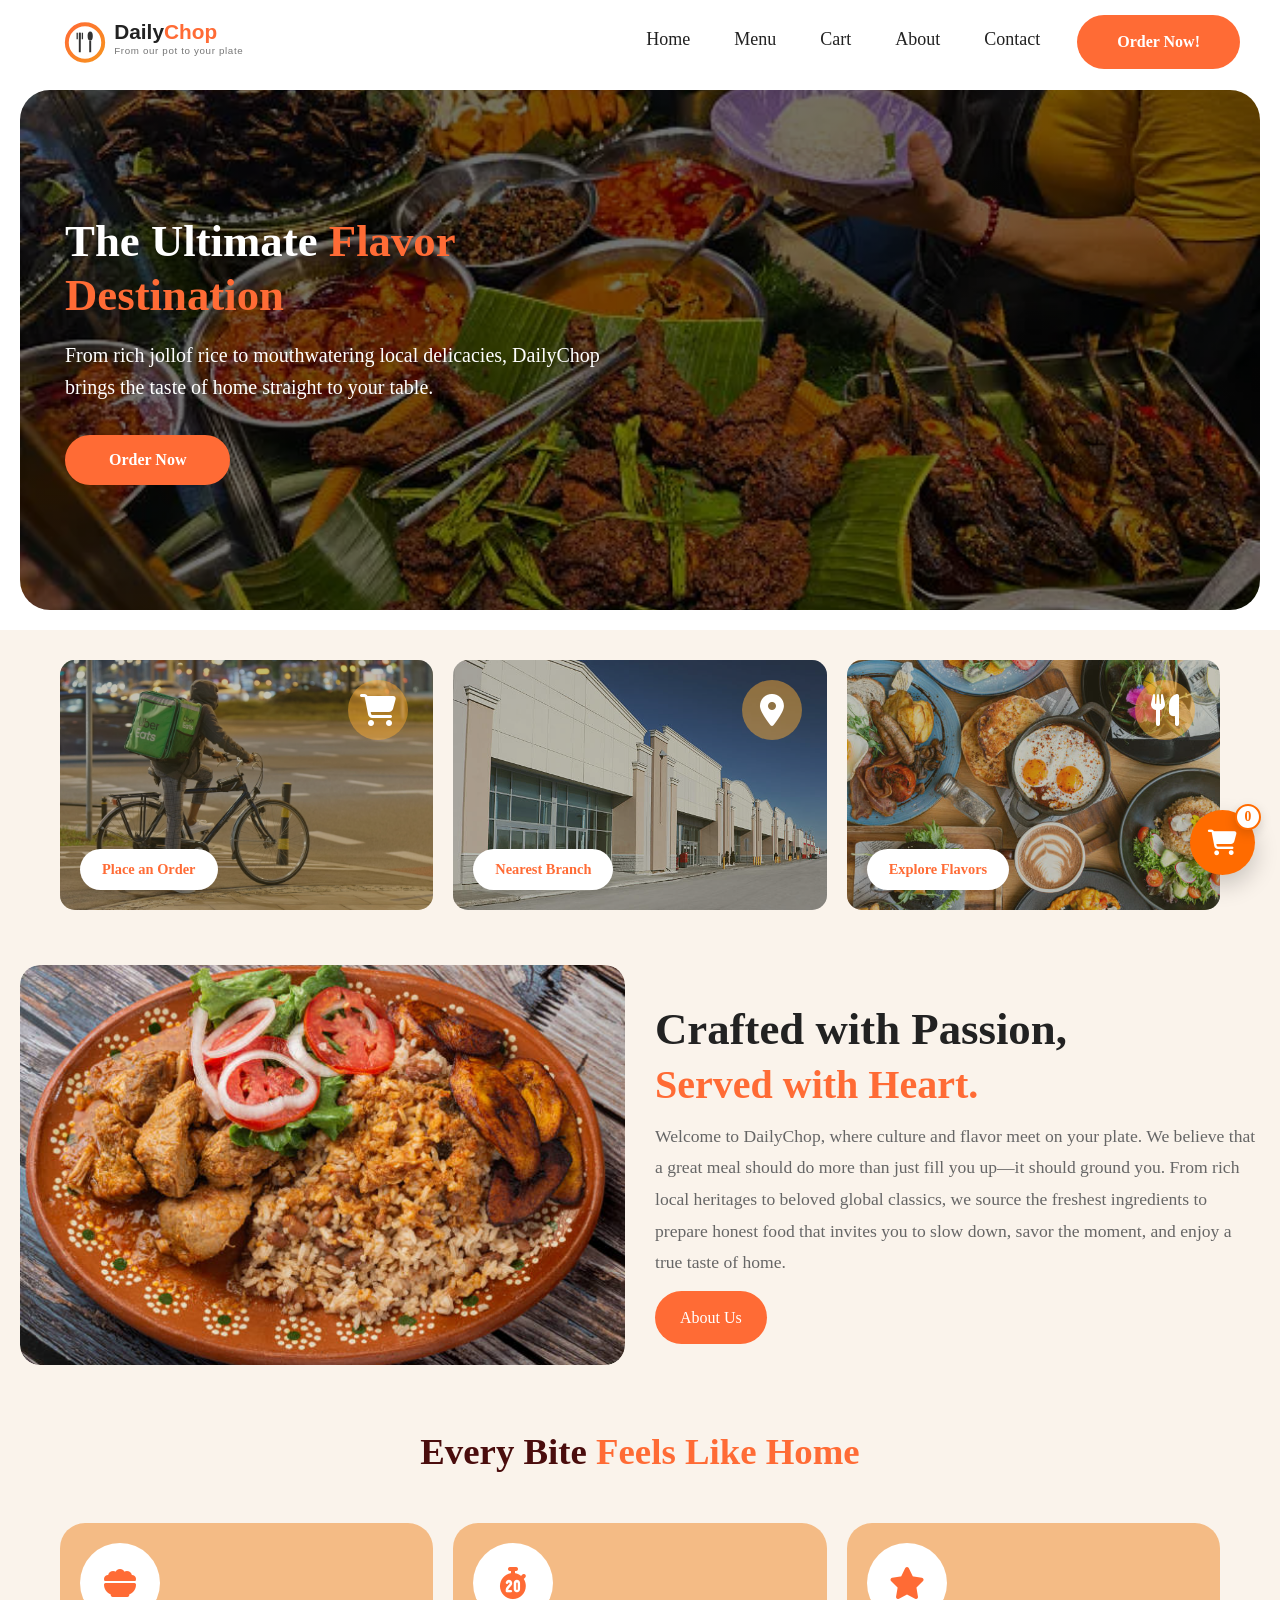
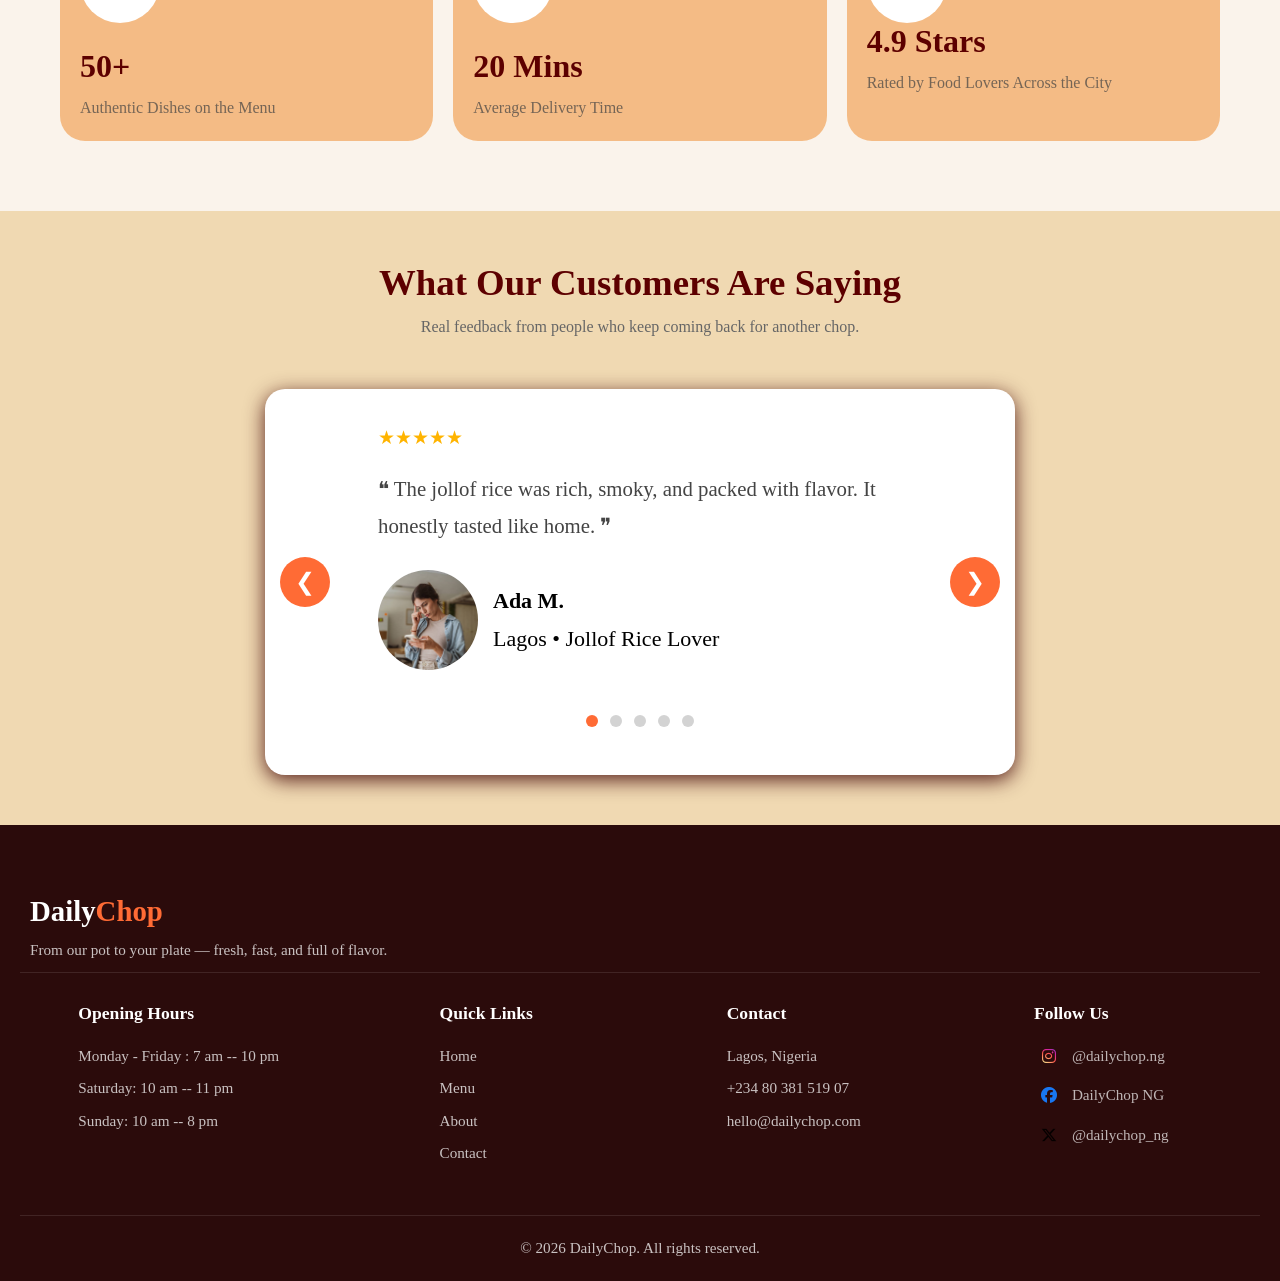
<file: index.html>
<!DOCTYPE html>
<html lang="en">
<head>
    <meta charset="UTF-8">
    <meta name="viewport" content="width=device-width, initial-scale=1.0">
    <meta name="description" content="Order delicious Nigerian meals from DailyChop. Fresh, affordable food delivered to your doorstep in Lagos.">
    <title>Home - ★ DailyChop ★</title>


    <!--- Fonts -->
    <link rel="stylesheet" href="https://cdnjs.cloudflare.com/ajax/libs/font-awesome/6.5.0/css/all.min.css">

    <!-- Custom css -->
    <link rel="stylesheet" href="css/styles.css" type="text/css">

    <link rel="icon" type="image/svg+xml" href="favicon.svg" sizes="any">
</head>
<body>
    <header class="header">
        <div class="header-container">
            <div class="logo">
                <svg width="220" height="65" viewBox="0 0 300 100" xmlns="http://www.w3.org/2000/svg">
                    <defs>
                        <linearGradient id="grad" x1="0%" y1="0%" x2="100%" y2="100%">
                            <stop offset="0%" stop-color="#FF6B35"/>
                            <stop offset="100%" stop-color="#F7931E"/>
                        </linearGradient>
                    </defs>

                    <circle cx="50" cy="50" r="28" fill="none" stroke="url(#grad)" stroke-width="6"/>

                    <line x1="42" y1="35" x2="42" y2="65" stroke="#333" stroke-width="3"/>
                    <line x1="38" y1="35" x2="38" y2="45" stroke="#333" stroke-width="2"/>
                    <line x1="42" y1="35" x2="42" y2="45" stroke="#333" stroke-width="2"/>
                    <line x1="46" y1="35" x2="46" y2="45" stroke="#333" stroke-width="2"/>

                    <ellipse cx="58" cy="40" rx="4" ry="7" fill="#333"/>
                    <line x1="58" y1="47" x2="58" y2="65" stroke="#333" stroke-width="3"/>

                    <text x="95" y="45" font-family="Poppins, Arial, sans-serif" font-size="32" font-weight="700" fill="#222">
                        Daily<tspan fill="#FF6B35">Chop</tspan>
                    </text>

                    <text x="95" y="68" font-family="Poppins, Arial, sans-serif" font-size="15" fill="#777" letter-spacing="1">
                        From our pot to your plate
                    </text>
                </svg>
            </div>

            <div class="navigation-container">
                <div>
                    <!-- Hamburger button -->
                    <button class="hamburger" id="hamburger">
                    <i class="fa-solid fa-bars"></i>
                    </button>

                    <nav class="nav" id="nav">
                        <div class="nav-header">Menu</div>
                        <a href="index.html">Home</a>
                        <a href="menu.html">Menu</a>
                        <a href="cart.html">Cart</a>
                        <a href="about.html">About</a>
                        <a href="contact.html">Contact</a>
                    </nav>
                </div>
                <div>
                    <a href="menu.html" class="order-now-header">Order Now!</a>
                </div>
            </div>
        </div>
        <div class="overlay" id="overlay"></div>
    </header>
    <div>
        <!-- Hero Section(SLIDE SHOW) -->
        <section id="home" class="hero">
            <div class="hero-bg-container hero-home"> <!-- NEW WRAPPER TO HOLD THE IMAGE -->
                <div id="intro">
                    <h1 class="reveal-left">The Ultimate <span>Flavor Destination</span></h1>
                    <p>
                        From rich jollof rice to mouthwatering local delicacies,
                        DailyChop brings the taste of home straight to your table.
                    </p>

                    <div class="hero-buttons">
                        <a href="menu.html" class="btn btn-primary">Order Now</a>
                    </div>
                </div>
            </div>
        </section>
        <section class="section-container">
            <!-- Features -->
            <div>
                <div class="cards">
                    <div class="card">
                        <!-- Icon Container -->
                        <div class="icon-box">
                            <i class="fa-solid fa-cart-shopping"></i>
                        </div>
                        
                        <!-- Action Button -->
                        <a href="menu.html" class="card-btn">Place an Order</a>
                    </div>
                    <div class="card">
                        <!-- Icon Container -->
                        <div class="icon-box">
                            <i class="fa-solid fa-location-dot"></i>
                        </div>
                        
                        <!-- Action Button -->
                        <a href="#" class="card-btn">Nearest Branch</a>
                    </div>
                    <div class="card highlight-card">
                        <!-- Icon Container -->
                        <div class="icon-box">
                            <i class="fa-solid fa-utensils"></i>
                        </div>
                        
                        <!-- Action Button -->
                        <a href="menu.html" class="card-btn">Explore Flavors</a>
                    </div>
                </div>
            </div>

            <section class="about">
                <div class="about-container">
                    <div class="about-image">
                        <img src="images/food_5.jpg" alt="Welcome to DailyChop">
                    </div>

                    <div class="about-content">
                        <h2>
                            Crafted with Passion,<br> <span>Served with Heart.</span>
                        </h2>
                        <p>
                            Welcome to DailyChop, where culture and flavor meet on your plate.
                            We believe that a great meal should do more than just fill you up—it should ground you.
                            From rich local heritages to beloved global classics, we source the freshest ingredients to prepare
                            honest food that invites you to slow down, savor the moment, and enjoy a true taste of home.
                        </p>
                        <div class="about-btn-link">
                            <a href="about.html" class="about-us-btn">About Us</a>
                        </div>
                    
                    </div>
                </div>
            </section>

            <section class="impact-section">
                <h2 class="impact-title">Every Bite <span>Feels Like Home</span></h2>
                <div class="impact-grid">
                    <div class="impact-card">
                        <div class="impact-icon">
                            <i class="fa-solid fa-bowl-food"></i>
                        </div>
                        <h3>50+</h3>
                        <p>Authentic Dishes on the Menu</p>
                    </div>
                    <div class="impact-card">
                        <div class="impact-icon">
                            <i class="fa-solid fa-stopwatch-20"></i>
                        </div>
                        <h3>20 Mins</h3>
                        <p>Average Delivery Time</p>
                    </div>
                    <div class="impact-card highlight-card">
                        <div class="impact-icon">
                            <i class="fa-solid fa-star"></i>
                        </div>
                        <h3>4.9 Stars</h3>
                        <p>Rated by Food Lovers Across the City</p>
                    </div>
                </div>
            </section>
        </section>

        <!-- Customer Reviews -->
        <section class="reviews-section">
            <div class="reviews-container">
                <h3 class="reviews-title">What Our Customers Are Saying</h3>
                <p class="reviews-subtitle">Real feedback from people who keep coming back for another chop.</p>

                <div class="reviews-slider">
                    <div class="reviews-track">
                        <div class="review-card active">
                            <div class="stars">★★★★★</div>
                            <blockquote class="review-text">
                                ❝ The jollof rice was rich, smoky, and packed with flavor.
                                It honestly tasted like home. ❞
                            </blockquote>

                            <div class="review-user">
                                <img src="images/customer_5.jpg" alt="Ada M.">

                                <div class="review-user-info">
                                    <h4>Ada M.</h4>
                                    <span>Lagos • Jollof Rice Lover</span>
                                </div>
                            </div>
                        </div>

                        <div class="review-card">
                            <div class="stars">★★★★★</div>
                            <blockquote class="review-text">
                                ❝ Delivery was fast and the food arrived hot.
                                The chicken was perfectly seasoned. ❞
                            </blockquote>

                            <div class="review-user">
                                <img src="images/customer_1.jpg" alt="David O.">

                                <div class="review-user-info">
                                    <h4>David O.</h4>
                                    <span>Abuja</span>
                                </div>
                            </div>
                        </div>

                        <div class="review-card">
                            <div class="stars">★★★★★</div>
                            <blockquote class="review-text">
                                ❝ DailyChop has become my go-to lunch spot.
                                Consistent quality every single time. ❞
                            </blockquote>

                            <div class="review-user">
                                <img src="images/customer_4.jpg" alt="Chioma E.">

                                <div class="review-user-info">
                                    <h4>Chioma E.</h4>
                                    <span>Port Harcourt</span>
                                </div>
                            </div>
                        </div>

                        <div class="review-card">
                            <div class="stars">★★★★★</div>
                            <blockquote class="review-text">
                                ❝ DailyChop has become my go-to lunch spot.
                                Consistent quality every single time. ❞
                            </blockquote>

                            <div class="review-user">
                                <img src="images/customer_2.jpg" alt="Chioma E.">

                                <div class="review-user-info">
                                    <h4>Patrick Johnson</h4>
                                    <span>Port Harcourt</span>
                                </div>
                            </div>
                        </div>

                        <div class="review-card">
                            <div class="stars">★★★★★</div>
                            <blockquote class="review-text">
                                ❝ DailyChop has become my go-to lunch spot.
                                Consistent quality every single time. ❞
                            </blockquote>

                            <div class="review-user">
                                <img src="images/customer_3.jpg" alt="Chioma E.">

                                <div class="review-user-info">
                                    <h4>David Miller</h4>
                                    <span>Port Harcourt</span>
                                </div>
                            </div>
                        </div>
                    </div>
                    <div class="testimonial-dots">
                        <span class="dot active"></span>
                        <span class="dot"></span>
                        <span class="dot"></span>
                        <span class="dot"></span>
                        <span class="dot"></span>
                    </div>
                    <div class="reviews-controls">
                        <button class="slider-btn prev">&#10094;</button>
                        <button class="slider-btn next">&#10095;</button>
                    </div>
                </div>
            </div>
        </section>
    </div>

    <!-- F0oter section -->
    <footer class="footer">
        <div class="footer-bg-container">
            <div class="footer-brand">
                <h2>Daily<span>Chop</span></h2>
                <p>From our pot to your plate — fresh, fast, and full of flavor.</p>
            </div>
            <div class="footer-container">

                <div class="opening-hours">
                    <h3>Opening Hours</h3>
                    <p>Monday - Friday : 7 am  -- 10 pm</p>
                    <p>Saturday: 10 am -- 11 pm</p>
                    <p>Sunday: 10 am -- 8 pm</p>
                </div>

                <div class="footer-links">
                    <h3>Quick Links</h3>
                    <a href="#">Home</a>
                    <a href="#">Menu</a>
                    <a href="#">About</a>
                    <a href="#">Contact</a>
                </div>

                <div class="footer-contact">
                    <h3>Contact</h3>
                    <p>Lagos, Nigeria</p>
                    <p>+234 80 381 519 07</p>
                    <p>hello@dailychop.com</p>
                </div>

                <div class="footer-social">
                    <h3>Follow Us</h3>
                    <div class="social-icons">
                        <a href="https://instagram.com" target="_blank">
                            <i class="fa-brands fa-instagram"></i> @dailychop.ng
                        </a>

                        <a href="https://facebook.com" target="_blank">
                            <i class="fa-brands fa-facebook"></i> DailyChop NG
                        </a>

                        <a href="https://x.com" target="_blank">
                            <i class="fa-brands fa-x-twitter"></i> @dailychop_ng
                        </a>
                    </div>
                </div>

            </div>

            <div class="footer-bottom">
                <p>© 2026 DailyChop. All rights reserved.</p>
            </div>
        </div>
    </footer>

    <a href="cart.html" class="floating-cart">
        <i class="fa-solid fa-cart-shopping"></i>
        <span class="cart-count">0</span>
    </a>

    <script src="js/main.js"></script>
    <script type="module" src="js/index.js"></script>

</body>
</html>
</file>
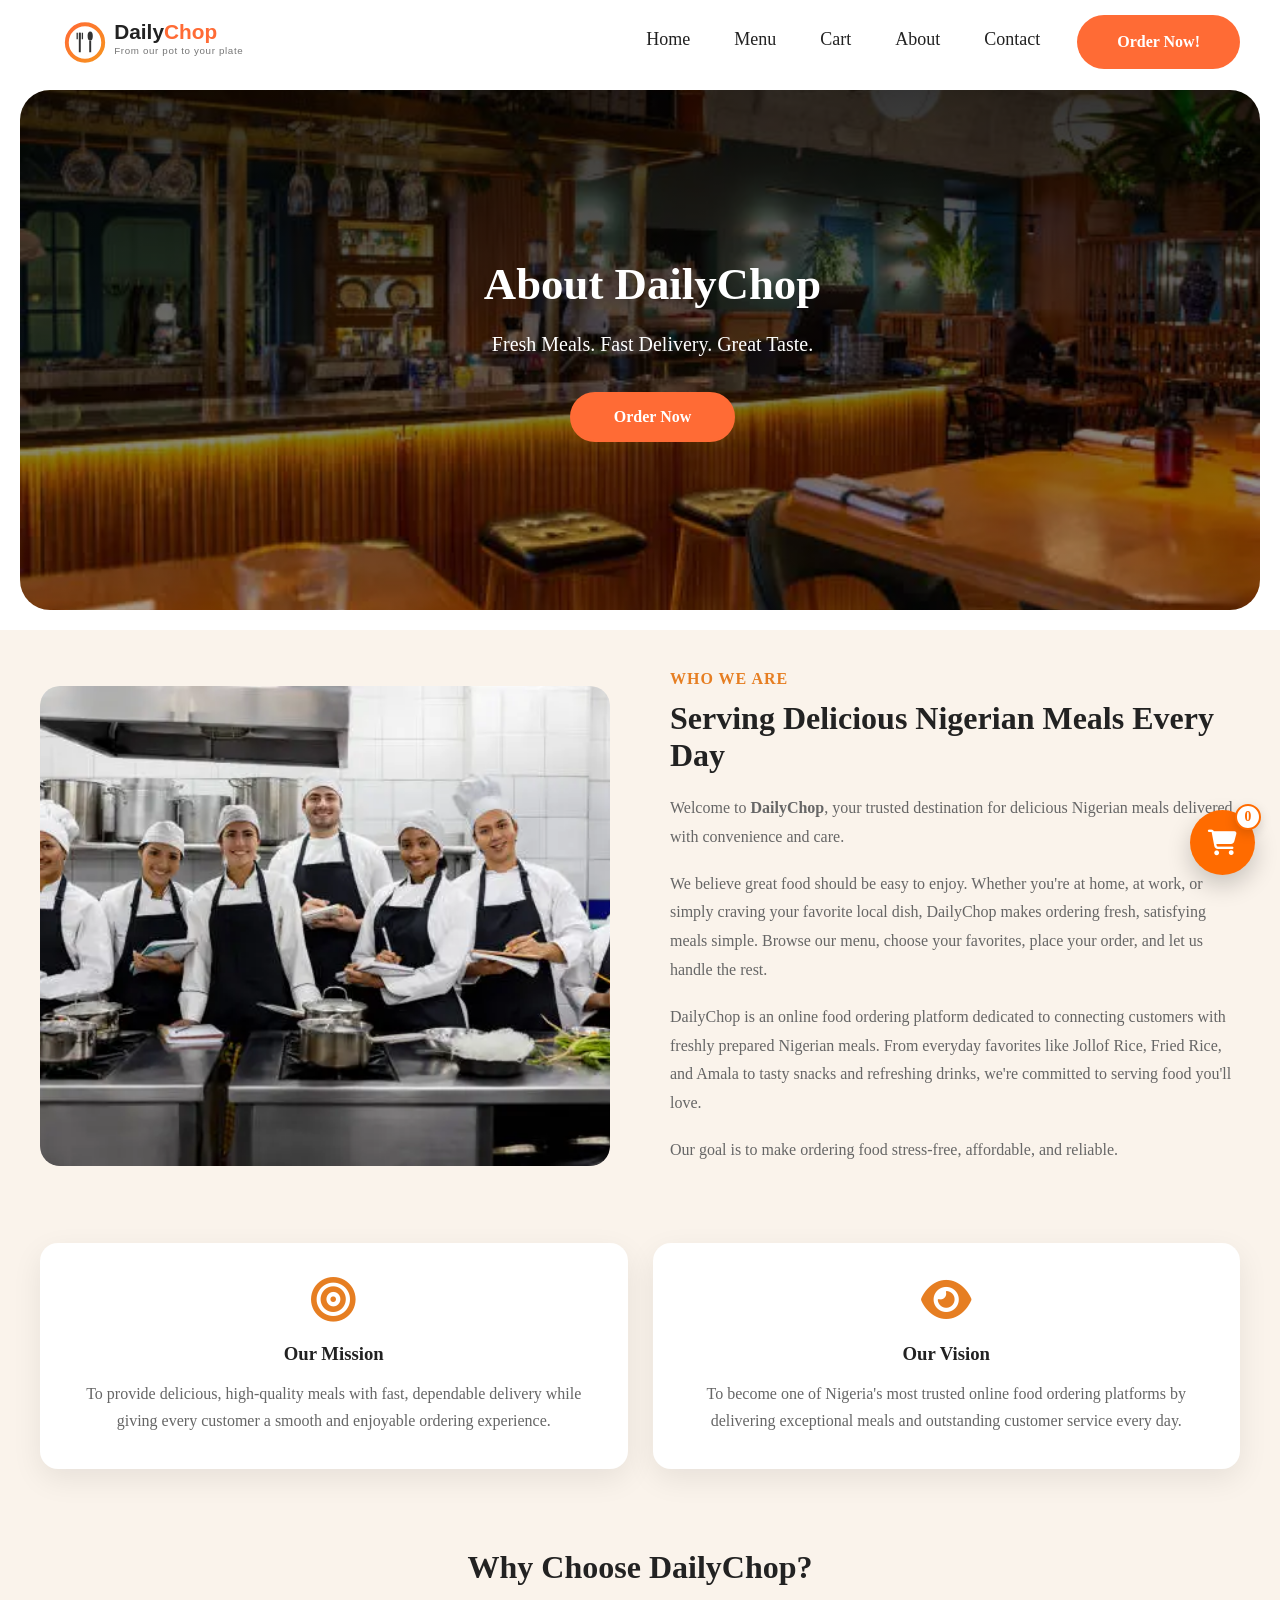
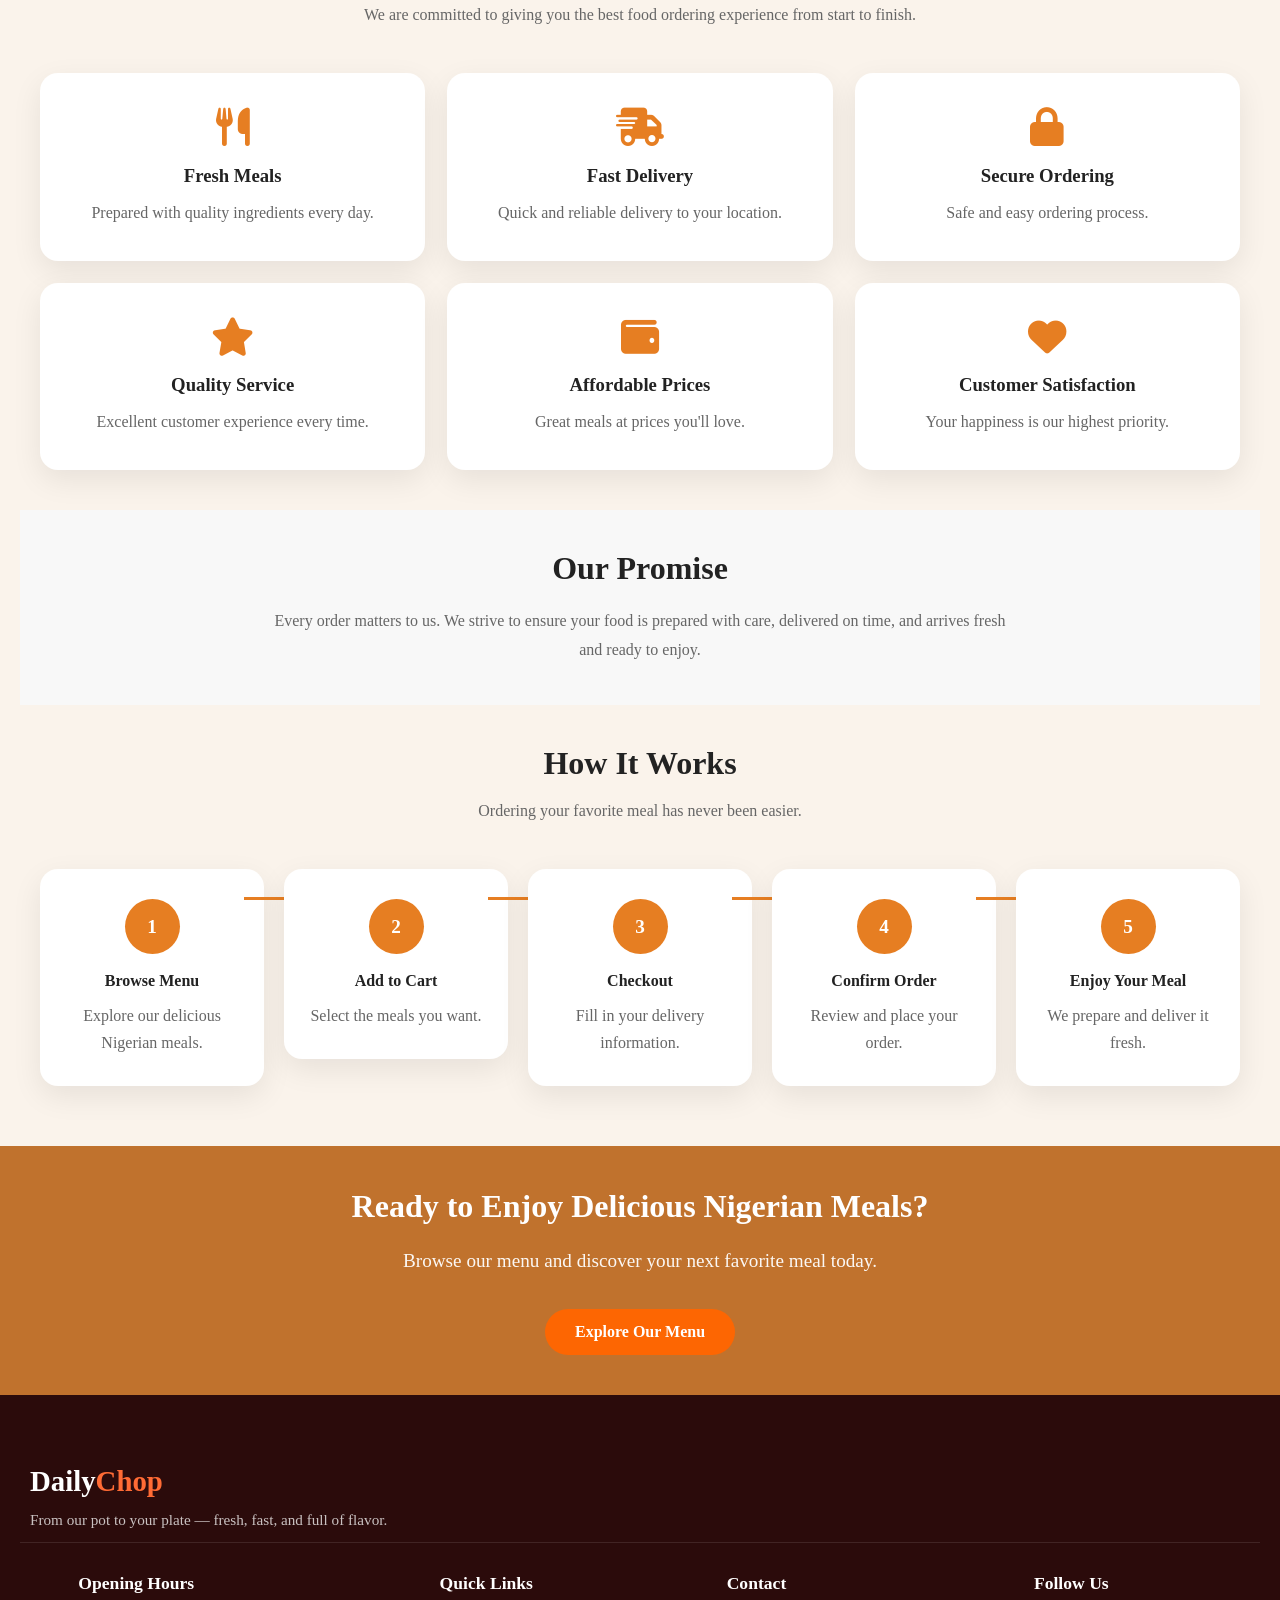
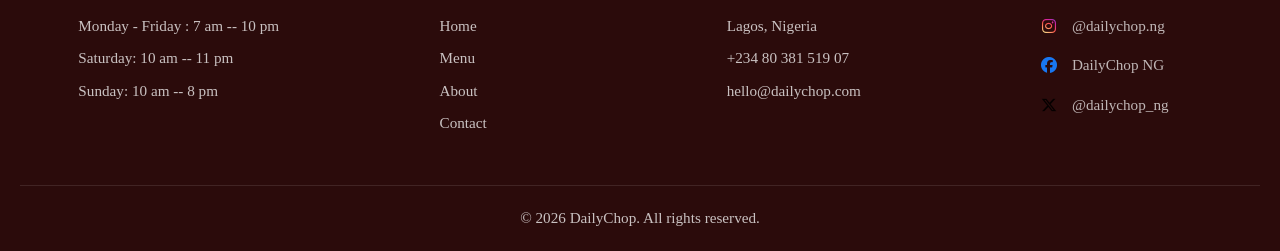
<file: about.html>
<!DOCTYPE html>
<html lang="en">
<head>
    <meta charset="UTF-8">
    <meta name="viewport" content="width=device-width, initial-scale=1.0">
    <meta name="description" content="Order delicious Nigerian meals from DailyChop. Fresh, affordable food delivered to your doorstep in Lagos.">
    <title>About - ★ DailyChop ★</title>


    <!--- Fonts -->
    <link rel="stylesheet" href="https://cdnjs.cloudflare.com/ajax/libs/font-awesome/6.5.0/css/all.min.css">

    <!-- Custom css -->
    <link rel="stylesheet" href="css/styles.css" type="text/css">
    <link rel="stylesheet" href="css/about.css" type="text/css">

    <link rel="icon" type="image/svg+xml" href="favicon.svg" sizes="any">
</head>
<body>
    <header class="header">
        <div class="header-container">
            <div class="logo">
                <svg width="220" height="65" viewBox="0 0 300 100" xmlns="http://www.w3.org/2000/svg">
                    <defs>
                        <linearGradient id="grad" x1="0%" y1="0%" x2="100%" y2="100%">
                            <stop offset="0%" stop-color="#FF6B35"/>
                            <stop offset="100%" stop-color="#F7931E"/>
                        </linearGradient>
                    </defs>

                    <circle cx="50" cy="50" r="28" fill="none" stroke="url(#grad)" stroke-width="6"/>

                    <line x1="42" y1="35" x2="42" y2="65" stroke="#333" stroke-width="3"/>
                    <line x1="38" y1="35" x2="38" y2="45" stroke="#333" stroke-width="2"/>
                    <line x1="42" y1="35" x2="42" y2="45" stroke="#333" stroke-width="2"/>
                    <line x1="46" y1="35" x2="46" y2="45" stroke="#333" stroke-width="2"/>

                    <ellipse cx="58" cy="40" rx="4" ry="7" fill="#333"/>
                    <line x1="58" y1="47" x2="58" y2="65" stroke="#333" stroke-width="3"/>

                    <text x="95" y="45" font-family="Poppins, Arial, sans-serif" font-size="32" font-weight="700" fill="#222">
                        Daily<tspan fill="#FF6B35">Chop</tspan>
                    </text>

                    <text x="95" y="68" font-family="Poppins, Arial, sans-serif" font-size="15" fill="#777" letter-spacing="1">
                        From our pot to your plate
                    </text>
                </svg>
            </div>

            <div class="navigation-container">
                <div>
                    <!-- Hamburger button -->
                    <button class="hamburger" id="hamburger">
                    <i class="fa-solid fa-bars"></i>
                    </button>

                    <nav class="nav" id="nav">
                        <div class="nav-header">Menu</div>
                        <a href="index.html">Home</a>
                        <a href="menu.html">Menu</a>
                        <a href="cart.html">Cart</a>
                        <a href="about.html">About</a>
                        <a href="contact.html">Contact</a>
                    </nav>
                </div>
                <div>
                    <a href="menu.html" class="order-now-header">Order Now!</a>
                </div>
            </div>
        </div>
        <div class="overlay" id="overlay"></div>
    </header>
    <!-- Hero Section(SLIDE SHOW) -->
    <section id="home" class="hero">
        <div class="hero-bg-container hero-about">
            <div id="intro" class="menu-intro">
                <h1 class="reveal-left">About DailyChop</h1>
                <p>
                    Fresh Meals. Fast Delivery. Great Taste.
                </p>

                <div class="hero-buttons menu-btn">
                    <a href="menu.html" class="btn btn-primary">Order Now</a>
                </div>
            </div>
        </div>
    </section>
    <main>
        <div class="about-section-container">
            <!------  WHO WE ARE ------>
            <section class="about-section">
                <div class="about-image">
                    <img src="images/chef_group.webp" alt="DailyChop_Chef">
                </div>
                <div class="about-text">
                    <span class="section-tag">
                        WHO WE ARE
                    </span>
                    <h2>Serving Delicious Nigerian Meals Every Day</h2>
                    <p>
                        Welcome to <strong>DailyChop</strong>, your trusted destination
                        for delicious Nigerian meals delivered with convenience and care.
                    </p>
                    <p>
                        We believe great food should be easy to enjoy. Whether you're at
                        home, at work, or simply craving your favorite local dish,
                        DailyChop makes ordering fresh, satisfying meals simple.
                        Browse our menu, choose your favorites, place your order,
                        and let us handle the rest.
                    </p>
                    <p>
                        DailyChop is an online food ordering platform dedicated to
                        connecting customers with freshly prepared Nigerian meals.
                        From everyday favorites like Jollof Rice, Fried Rice,
                        and Amala to tasty snacks and refreshing drinks,
                        we're committed to serving food you'll love.
                    </p>
                    <p>
                        Our goal is to make ordering food stress-free,
                        affordable, and reliable.
                    </p>
                </div>
            </section>

            <!-------- MISSION & VISION ------->

            <section class="mission-section">
                <div class="mission-card">
                    <i class="fas fa-bullseye"></i>
                    <h3>Our Mission</h3>
                    <p>
                        To provide delicious, high-quality meals with fast,
                        dependable delivery while giving every customer
                        a smooth and enjoyable ordering experience.
                    </p>
                </div>
                <div class="mission-card">
                    <i class="fas fa-eye"></i>
                    <h3>Our Vision</h3>
                    <p>
                        To become one of Nigeria's most trusted online
                        food ordering platforms by delivering exceptional
                        meals and outstanding customer service every day.
                    </p>
                </div>
            </section>

            <!--------- WHY CHOOSE US -------->
            <section class="features-section">
                <div class="section-title">
                    <h2>Why Choose DailyChop?</h2>
                    <p>
                        We are committed to giving you the best food ordering
                        experience from start to finish.
                    </p>
                </div>
                <div class="features-grid">
                    <div class="feature-card">
                        <i class="fas fa-utensils"></i>
                        <h3>Fresh Meals</h3>
                        <p>Prepared with quality ingredients every day.</p>
                    </div>
                    <div class="feature-card">
                        <i class="fas fa-truck-fast"></i>
                        <h3>Fast Delivery</h3>
                        <p>Quick and reliable delivery to your location.</p>
                    </div>
                    <div class="feature-card">
                        <i class="fas fa-lock"></i>
                        <h3>Secure Ordering</h3>
                        <p>Safe and easy ordering process.</p>
                    </div>
                    <div class="feature-card">
                        <i class="fas fa-star"></i>
                        <h3>Quality Service</h3>
                        <p>Excellent customer experience every time.</p>
                    </div>
                    <div class="feature-card">
                        <i class="fas fa-wallet"></i>
                        <h3>Affordable Prices</h3>
                        <p>Great meals at prices you'll love.</p>
                    </div>
                    <div class="feature-card">
                        <i class="fas fa-heart"></i>
                        <h3>Customer Satisfaction</h3>
                        <p>Your happiness is our highest priority.</p>
                    </div>
                </div>
            </section>
            <!------- PROMISE -------->

            <section class="promise-section">
                <h2>Our Promise</h2>
                <p>
                    Every order matters to us. We strive to ensure your food
                    is prepared with care, delivered on time, and arrives
                    fresh and ready to enjoy.
                </p>
            </section>

            <!------- HOW IT WORKS -------->

            <section class="timeline-section">
                <div class="section-title">
                    <h2>How It Works</h2>
                    <p>
                        Ordering your favorite meal has never been easier.
                    </p>
                </div>
                <div class="timeline">
                    <div class="step">
                        <span>1</span>
                        <h4>Browse Menu</h4>
                        <p>Explore our delicious Nigerian meals.</p>
                    </div>
                    <div class="step">
                        <span>2</span>
                        <h4>Add to Cart</h4>
                        <p>Select the meals you want.</p>
                    </div>
                    <div class="step">
                        <span>3</span>
                        <h4>Checkout</h4>
                        <p>Fill in your delivery information.</p>
                    </div>
                    <div class="step">
                        <span>4</span>
                        <h4>Confirm Order</h4>
                        <p>Review and place your order.</p>
                    </div>
                    <div class="step">
                        <span>5</span>
                        <h4>Enjoy Your Meal</h4>
                        <p>We prepare and deliver it fresh.</p>
                    </div>
                </div>
            </section>
        </div>
        <!------- CTA -------->

        <section class="cta-section">
            <h2>Ready to Enjoy Delicious Nigerian Meals?</h2>
            <p>
                Browse our menu and discover your next favorite meal today.
            </p>
            <a href="menu.html" class="btn">
                Explore Our Menu
            </a>
        </section>
    </main>

    

    <!-- F0oter section -->
    <footer class="footer">
        <div class="footer-bg-container">
            <div class="footer-brand">
                <h2>Daily<span>Chop</span></h2>
                <p>From our pot to your plate — fresh, fast, and full of flavor.</p>
            </div>
            <div class="footer-container">

                <div class="opening-hours">
                    <h3>Opening Hours</h3>
                    <p>Monday - Friday : 7 am  -- 10 pm</p>
                    <p>Saturday: 10 am -- 11 pm</p>
                    <p>Sunday: 10 am -- 8 pm</p>
                </div>

                <div class="footer-links">
                    <h3>Quick Links</h3>
                    <a href="#">Home</a>
                    <a href="#">Menu</a>
                    <a href="#">About</a>
                    <a href="#">Contact</a>
                </div>

                <div class="footer-contact">
                    <h3>Contact</h3>
                    <p>Lagos, Nigeria</p>
                    <p>+234 80 381 519 07</p>
                    <p>hello@dailychop.com</p>
                </div>

                <div class="footer-social">
                    <h3>Follow Us</h3>
                    <div class="social-icons">
                        <a href="https://instagram.com" target="_blank">
                            <i class="fa-brands fa-instagram"></i> @dailychop.ng
                        </a>

                        <a href="https://facebook.com" target="_blank">
                            <i class="fa-brands fa-facebook"></i> DailyChop NG
                        </a>

                        <a href="https://x.com" target="_blank">
                            <i class="fa-brands fa-x-twitter"></i> @dailychop_ng
                        </a>
                    </div>
                </div>

            </div>

            <div class="footer-bottom">
                <p>© 2026 DailyChop. All rights reserved.</p>
            </div>
        </div>
    </footer>


    <a href="cart.html" class="floating-cart">
        <i class="fa-solid fa-cart-shopping"></i>
        <span class="cart-count">0</span>
    </a>


    <script src="js/main.js"></script>
    <script type="module" src="js/index.js"></script>
</body>
</html>
</file>
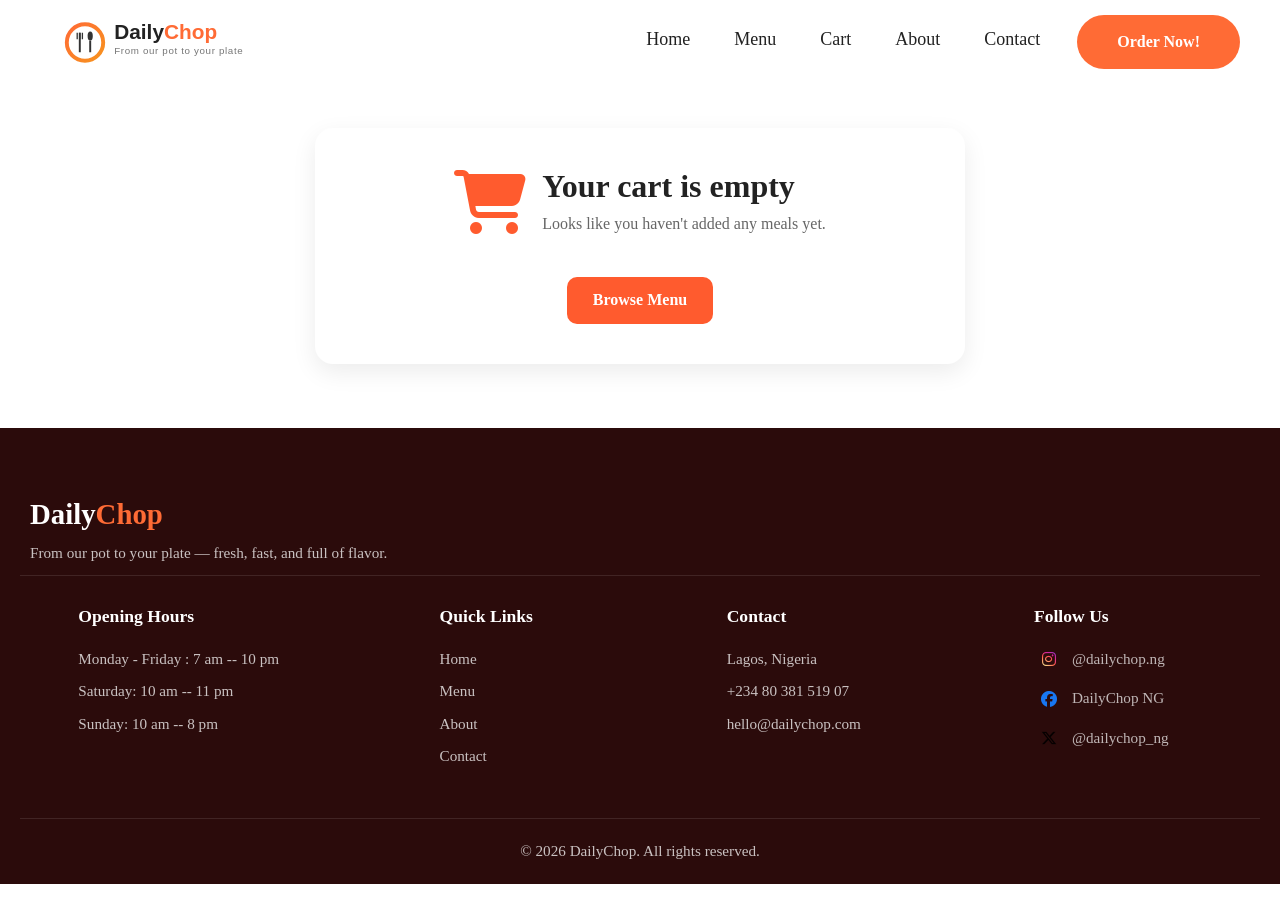
<file: cart.html>
<!DOCTYPE html>
<html lang="en">
<head>
    <meta charset="UTF-8">
    <meta name="viewport" content="width=device-width, initial-scale=1.0">
    <meta name="description" content="Order delicious Nigerian meals from DailyChop. Fresh, affordable food delivered to your doorstep in Lagos.">
    <title>Cart - ★ DailyChop ★</title>


    <!--- Fonts -->
    <link rel="stylesheet" href="https://cdnjs.cloudflare.com/ajax/libs/font-awesome/6.5.0/css/all.min.css">

    <!-- Custom css -->
    <link rel="stylesheet" href="css/styles.css" type="text/css">
    <link rel="stylesheet" href="css/cart.css" type="text/css">

    <link rel="icon" type="image/svg+xml" href="favicon.svg" sizes="any">
</head>
<body>
    <header class="header">
        <div class="header-container">
            <div class="logo">
                <svg width="220" height="65" viewBox="0 0 300 100" xmlns="http://www.w3.org/2000/svg">
                    <defs>
                        <linearGradient id="grad" x1="0%" y1="0%" x2="100%" y2="100%">
                            <stop offset="0%" stop-color="#FF6B35"/>
                            <stop offset="100%" stop-color="#F7931E"/>
                        </linearGradient>
                    </defs>

                    <circle cx="50" cy="50" r="28" fill="none" stroke="url(#grad)" stroke-width="6"/>

                    <line x1="42" y1="35" x2="42" y2="65" stroke="#333" stroke-width="3"/>
                    <line x1="38" y1="35" x2="38" y2="45" stroke="#333" stroke-width="2"/>
                    <line x1="42" y1="35" x2="42" y2="45" stroke="#333" stroke-width="2"/>
                    <line x1="46" y1="35" x2="46" y2="45" stroke="#333" stroke-width="2"/>

                    <ellipse cx="58" cy="40" rx="4" ry="7" fill="#333"/>
                    <line x1="58" y1="47" x2="58" y2="65" stroke="#333" stroke-width="3"/>

                    <text x="95" y="45" font-family="Poppins, Arial, sans-serif" font-size="32" font-weight="700" fill="#222">
                        Daily<tspan fill="#FF6B35">Chop</tspan>
                    </text>

                    <text x="95" y="68" font-family="Poppins, Arial, sans-serif" font-size="15" fill="#777" letter-spacing="1">
                        From our pot to your plate
                    </text>
                </svg>
            </div>

            <div class="navigation-container">
                <div>
                    <!-- Hamburger button -->
                    <button class="hamburger" id="hamburger">
                    <i class="fa-solid fa-bars"></i>
                    </button>

                    <nav class="nav" id="nav">
                        <div class="nav-header">Menu</div>
                        <a href="index.html">Home</a>
                        <a href="menu.html">Menu</a>
                        <a href="cart.html">Cart</a>
                        <a href="about.html">About</a>
                        <a href="contact.html">Contact</a>
                    </nav>
                </div>
                <div>
                    <a href="menu.html" class="order-now-header">Order Now!</a>
                </div>
            </div>
        </div>
        <div class="overlay" id="overlay"></div>
    </header>
    <main class="cart-page">

        <!-- ================= CART ================= -->

        <section class="cart-section">

            <div class="cart-title">
                <h1>Your Cart</h1>
                <p>Your delicious meals are almost on the way.</p>
            </div>

            <!-- JS inserts items here -->
            <div id="cartItems" class="cart-items">

            </div>

        </section>


        <!-- ================= SUMMARY ================= -->

        <aside class="summary">

            <h2>Order Summary</h2>

            <div class="summary-row">
                <span>Subtotal</span>
                <span id="subtotal">₦0</span>
            </div>

            <div class="summary-row">
                <span>Delivery Fee</span>
                <span>Calculated Later</span>
            </div>

            <div class="summary-row total">
                <span>Total</span>
                <span id="total">₦0</span>
            </div>

            <a href="checkout.html" class="checkout-btn">
                Proceed to Checkout
            </a>

            <div class="summary-divider">
                <span>OR</span>
            </div>

            <a href="menu.html" class="continue-btn">
                Continue Shopping
            </a>

            <div class="delivery-note">

                <div>
                    <i class="fa-solid fa-clock"></i>
                    Estimated delivery: 30 - 60 mins
                </div>

                <div>
                    <i class="fa-solid fa-location-dot"></i>
                    Delivery fee calculated after address
                </div>

            </div>

        </aside>

    </main>

    <!-- ================= EMPTY CART ================= -->

    <section id="emptyCart" class="empty-cart">
        <div class="empty-cart-container">
            <i class="fa-solid fa-cart-shopping"></i>
            <div class="empty-cart-details">
                <h2>Your cart is empty</h2>
                <p>
                    Looks like you haven't added any meals yet.
                </p>
            </div>

        </div>

        <div class="empty-cart-browse">
            <a href="menu.html"> Browse Menu</a>
        </div>
    </section>

    <!-- F0oter section -->
    <footer class="footer">
        <div class="footer-bg-container">
            <div class="footer-brand">
                <h2>Daily<span>Chop</span></h2>
                <p>From our pot to your plate — fresh, fast, and full of flavor.</p>
            </div>
            <div class="footer-container">

                <div class="opening-hours">
                    <h3>Opening Hours</h3>
                    <p>Monday - Friday : 7 am  -- 10 pm</p>
                    <p>Saturday: 10 am -- 11 pm</p>
                    <p>Sunday: 10 am -- 8 pm</p>
                </div>

                <div class="footer-links">
                    <h3>Quick Links</h3>
                    <a href="#">Home</a>
                    <a href="#">Menu</a>
                    <a href="#">About</a>
                    <a href="#">Contact</a>
                </div>

                <div class="footer-contact">
                    <h3>Contact</h3>
                    <p>Lagos, Nigeria</p>
                    <p>+234 80 381 519 07</p>
                    <p>hello@dailychop.com</p>
                </div>

                <div class="footer-social">
                    <h3>Follow Us</h3>
                    <div class="social-icons">
                        <a href="https://instagram.com" target="_blank">
                            <i class="fa-brands fa-instagram"></i> @dailychop.ng
                        </a>

                        <a href="https://facebook.com" target="_blank">
                            <i class="fa-brands fa-facebook"></i> DailyChop NG
                        </a>

                        <a href="https://x.com" target="_blank">
                            <i class="fa-brands fa-x-twitter"></i> @dailychop_ng
                        </a>
                    </div>
                </div>

            </div>

            <div class="footer-bottom">
                <p>© 2026 DailyChop. All rights reserved.</p>
            </div>
        </div>
    </footer>

    <script src="js/main.js"></script>
    <script type="module" src="js/carts.js"></script>
</body>
</html>
</file>
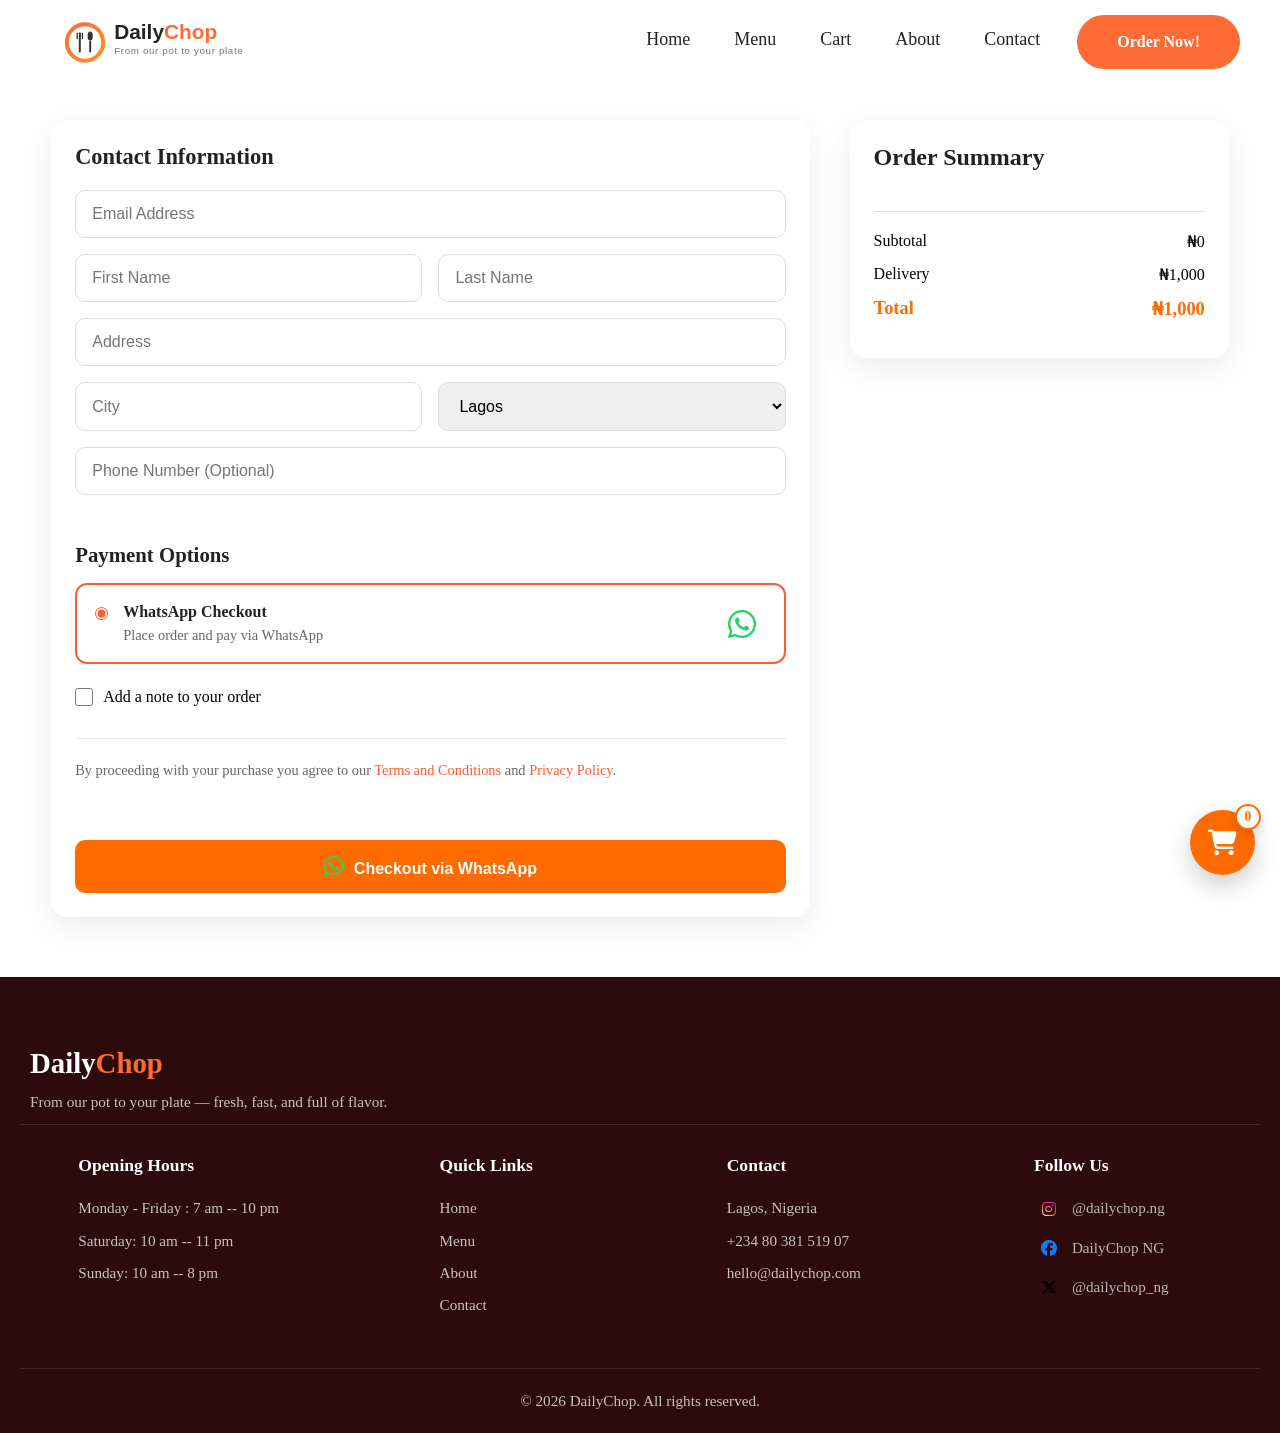
<file: checkout.html>
<!DOCTYPE html>
<html lang="en">
<head>
    <meta charset="UTF-8">
    <meta name="viewport" content="width=device-width, initial-scale=1.0">
    <meta name="description" content="Order delicious Nigerian meals from DailyChop. Fresh, affordable food delivered to your doorstep in Lagos.">
    <title>Checkout - ★ DailyChop ★</title>


    <!--- Fonts -->
    <link rel="stylesheet" href="https://cdnjs.cloudflare.com/ajax/libs/font-awesome/6.5.0/css/all.min.css">

    <!-- Custom css -->
    <link rel="stylesheet" href="css/styles.css" type="text/css">
    <link rel="stylesheet" href="css/checkout.css" type="text/css">

    <link rel="icon" type="image/svg+xml" href="favicon.svg" sizes="any">
</head>
<body>
    <header class="header">
        <div class="header-container">
            <div class="logo">
                <svg width="220" height="65" viewBox="0 0 300 100" xmlns="http://www.w3.org/2000/svg">
                    <defs>
                        <linearGradient id="grad" x1="0%" y1="0%" x2="100%" y2="100%">
                            <stop offset="0%" stop-color="#FF6B35"/>
                            <stop offset="100%" stop-color="#F7931E"/>
                        </linearGradient>
                    </defs>

                    <circle cx="50" cy="50" r="28" fill="none" stroke="url(#grad)" stroke-width="6"/>

                    <line x1="42" y1="35" x2="42" y2="65" stroke="#333" stroke-width="3"/>
                    <line x1="38" y1="35" x2="38" y2="45" stroke="#333" stroke-width="2"/>
                    <line x1="42" y1="35" x2="42" y2="45" stroke="#333" stroke-width="2"/>
                    <line x1="46" y1="35" x2="46" y2="45" stroke="#333" stroke-width="2"/>

                    <ellipse cx="58" cy="40" rx="4" ry="7" fill="#333"/>
                    <line x1="58" y1="47" x2="58" y2="65" stroke="#333" stroke-width="3"/>

                    <text x="95" y="45" font-family="Poppins, Arial, sans-serif" font-size="32" font-weight="700" fill="#222">
                        Daily<tspan fill="#FF6B35">Chop</tspan>
                    </text>

                    <text x="95" y="68" font-family="Poppins, Arial, sans-serif" font-size="15" fill="#777" letter-spacing="1">
                        From our pot to your plate
                    </text>
                </svg>
            </div>

            <div class="navigation-container">
                <div>
                    <!-- Hamburger button -->
                    <button class="hamburger" id="hamburger">
                    <i class="fa-solid fa-bars"></i>
                    </button>

                    <nav class="nav" id="nav">
                        <div class="nav-header">Menu</div>
                        <a href="index.html">Home</a>
                        <a href="menu.html">Menu</a>
                        <a href="cart.html">Cart</a>
                        <a href="about.html">About</a>
                        <a href="contact.html">Contact</a>
                    </nav>
                </div>
                <div>
                    <a href="menu.html" class="order-now-header">Order Now!</a>
                </div>
            </div>
        </div>
        <div class="overlay" id="overlay"></div>
    </header>
    <section class="checkout-container">
        <div class="checkout-form">
            <h2>Contact Information</h2>
            <form id="checkoutForm">
                <input type="email" id="email" placeholder="Email Address" required>
                <div class="two-inputs">
                    <input type="text" id="firstName" placeholder="First Name" required>
                    <input type="text" id="lastName" placeholder="Last Name" required>
                </div>
                <input type="text" id="address" placeholder="Address" required>
                <div class="two-inputs">
                    <input type="text" id="city" placeholder="City" required>
                    <select required id="state">
                        <option>Lagos</option>
                        <option>Abuja</option>
                        <option>Oyo</option>
                    </select>
                </div>
                <input type="tel" id="phone" placeholder="Phone Number (Optional)">
                <div class="payments">
                    <h3 class="payment-title">Payment Options</h3>
                    <div class="payment-option active">

                        <div class="payment-left">

                            <input type="radio" id="whatsapp" name="payment" checked>
                            <label for="whatsapp">
                                <h4>WhatsApp Checkout</h4>
                                <p>Place order and pay via WhatsApp</p>
                            </label>
                        </div>
                        <i class="fa-brands fa-whatsapp"></i>
                    </div>

                    <div class="order-note">

                        <label class="note-label">
                            <input type="checkbox" id="addNote">
                            Add a note to your order
                        </label>

                        <textarea id="note" placeholder="Write your note here..."></textarea>

                    </div>

                    <p class="checkout-policy">
                        By proceeding with your purchase you agree to our
                        <a href="#">Terms and Conditions</a> and
                        <a href="#">Privacy Policy</a>.
                    </p>
                </div>
                <button type="submit">
                    <i class="fa-brands fa-whatsapp"></i>Checkout via WhatsApp
                </button>
            </form>
        </div>
        <aside class="order-summary">
            <h2>Order Summary</h2>
            <div id="orderItems"></div>
            <hr>
            <div class="summary-row">
                <span>Subtotal</span>
                <span id="subtotal">₦0</span>
            </div>
            <div class="summary-row">
                <span>Delivery</span>
                <span id="deliveryFee">₦0</span>
            </div>
            <div class="summary-row total">
                <span>Total</span>
                <span id="grandTotal">₦0</span>
            </div>
        </aside>
    </section>

    <!-- F0oter section -->
    <footer class="footer">
        <div class="footer-bg-container">
            <div class="footer-brand">
                <h2>Daily<span>Chop</span></h2>
                <p>From our pot to your plate — fresh, fast, and full of flavor.</p>
            </div>
            <div class="footer-container">

                <div class="opening-hours">
                    <h3>Opening Hours</h3>
                    <p>Monday - Friday : 7 am  -- 10 pm</p>
                    <p>Saturday: 10 am -- 11 pm</p>
                    <p>Sunday: 10 am -- 8 pm</p>
                </div>

                <div class="footer-links">
                    <h3>Quick Links</h3>
                    <a href="#">Home</a>
                    <a href="#">Menu</a>
                    <a href="#">About</a>
                    <a href="#">Contact</a>
                </div>

                <div class="footer-contact">
                    <h3>Contact</h3>
                    <p>Lagos, Nigeria</p>
                    <p>+234 80 381 519 07</p>
                    <p>hello@dailychop.com</p>
                </div>

                <div class="footer-social">
                    <h3>Follow Us</h3>
                    <div class="social-icons">
                        <a href="https://instagram.com" target="_blank">
                            <i class="fa-brands fa-instagram"></i> @dailychop.ng
                        </a>

                        <a href="https://facebook.com" target="_blank">
                            <i class="fa-brands fa-facebook"></i> DailyChop NG
                        </a>

                        <a href="https://x.com" target="_blank">
                            <i class="fa-brands fa-x-twitter"></i> @dailychop_ng
                        </a>
                    </div>
                </div>

            </div>

            <div class="footer-bottom">
                <p>© 2026 DailyChop. All rights reserved.</p>
            </div>
        </div>
    </footer>


    <a href="cart.html" class="floating-cart">
        <i class="fa-solid fa-cart-shopping"></i>
        <span class="cart-count">0</span>
    </a>


    <script src="js/main.js"></script>
    <script type="module" src="js/checkout.js"></script>
</body>
</html>
</file>
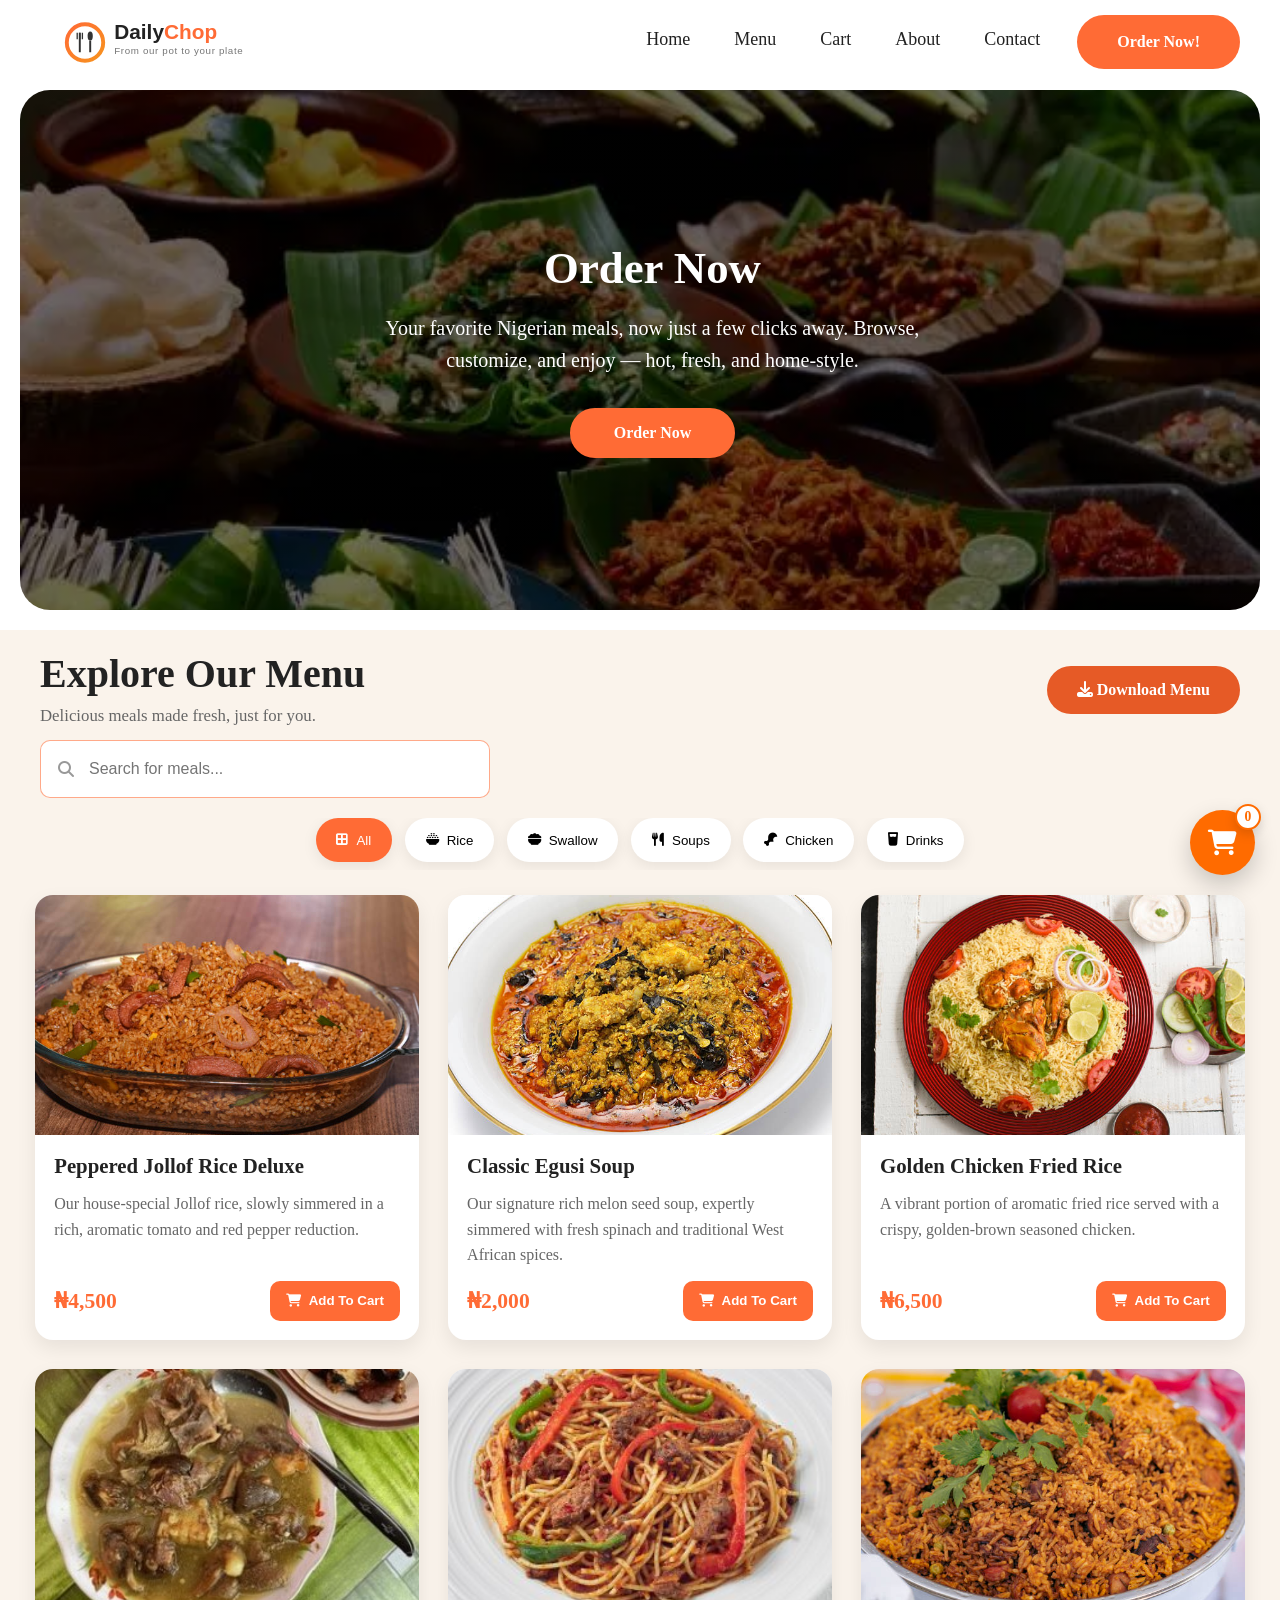
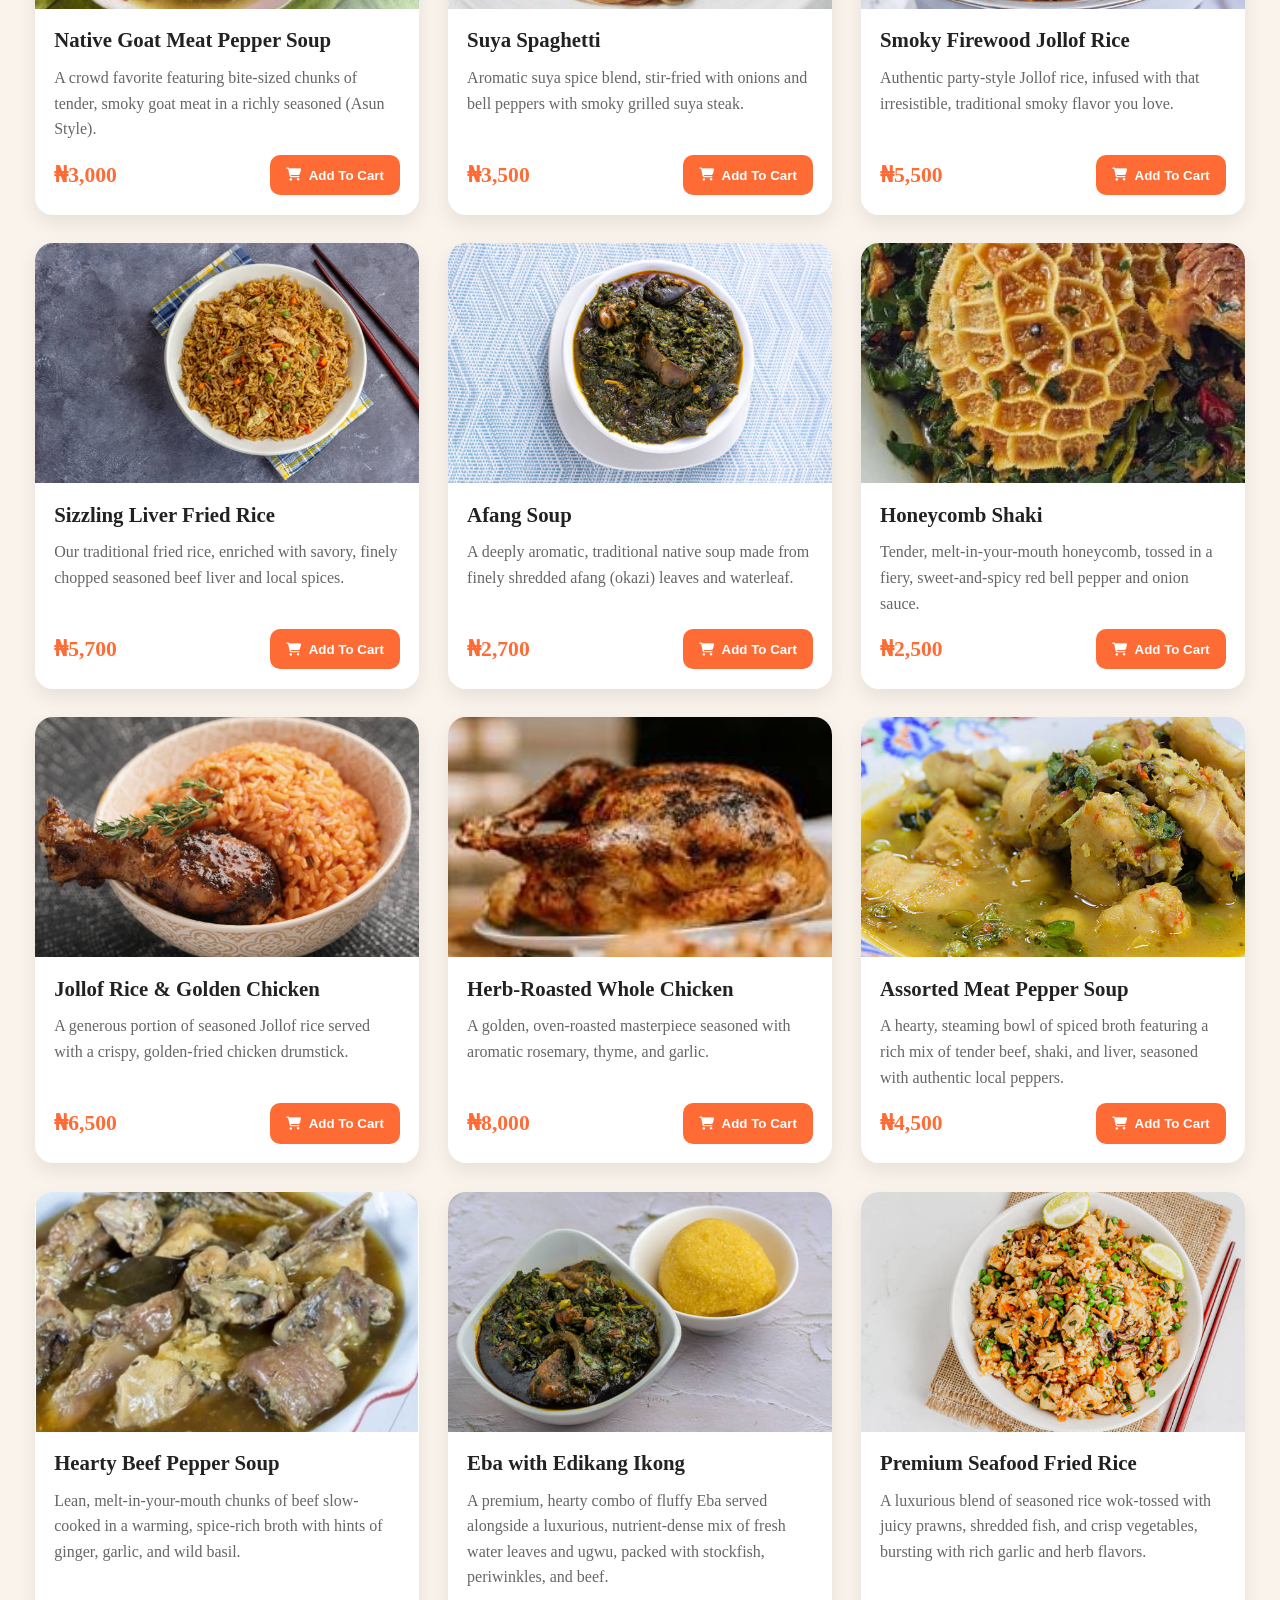
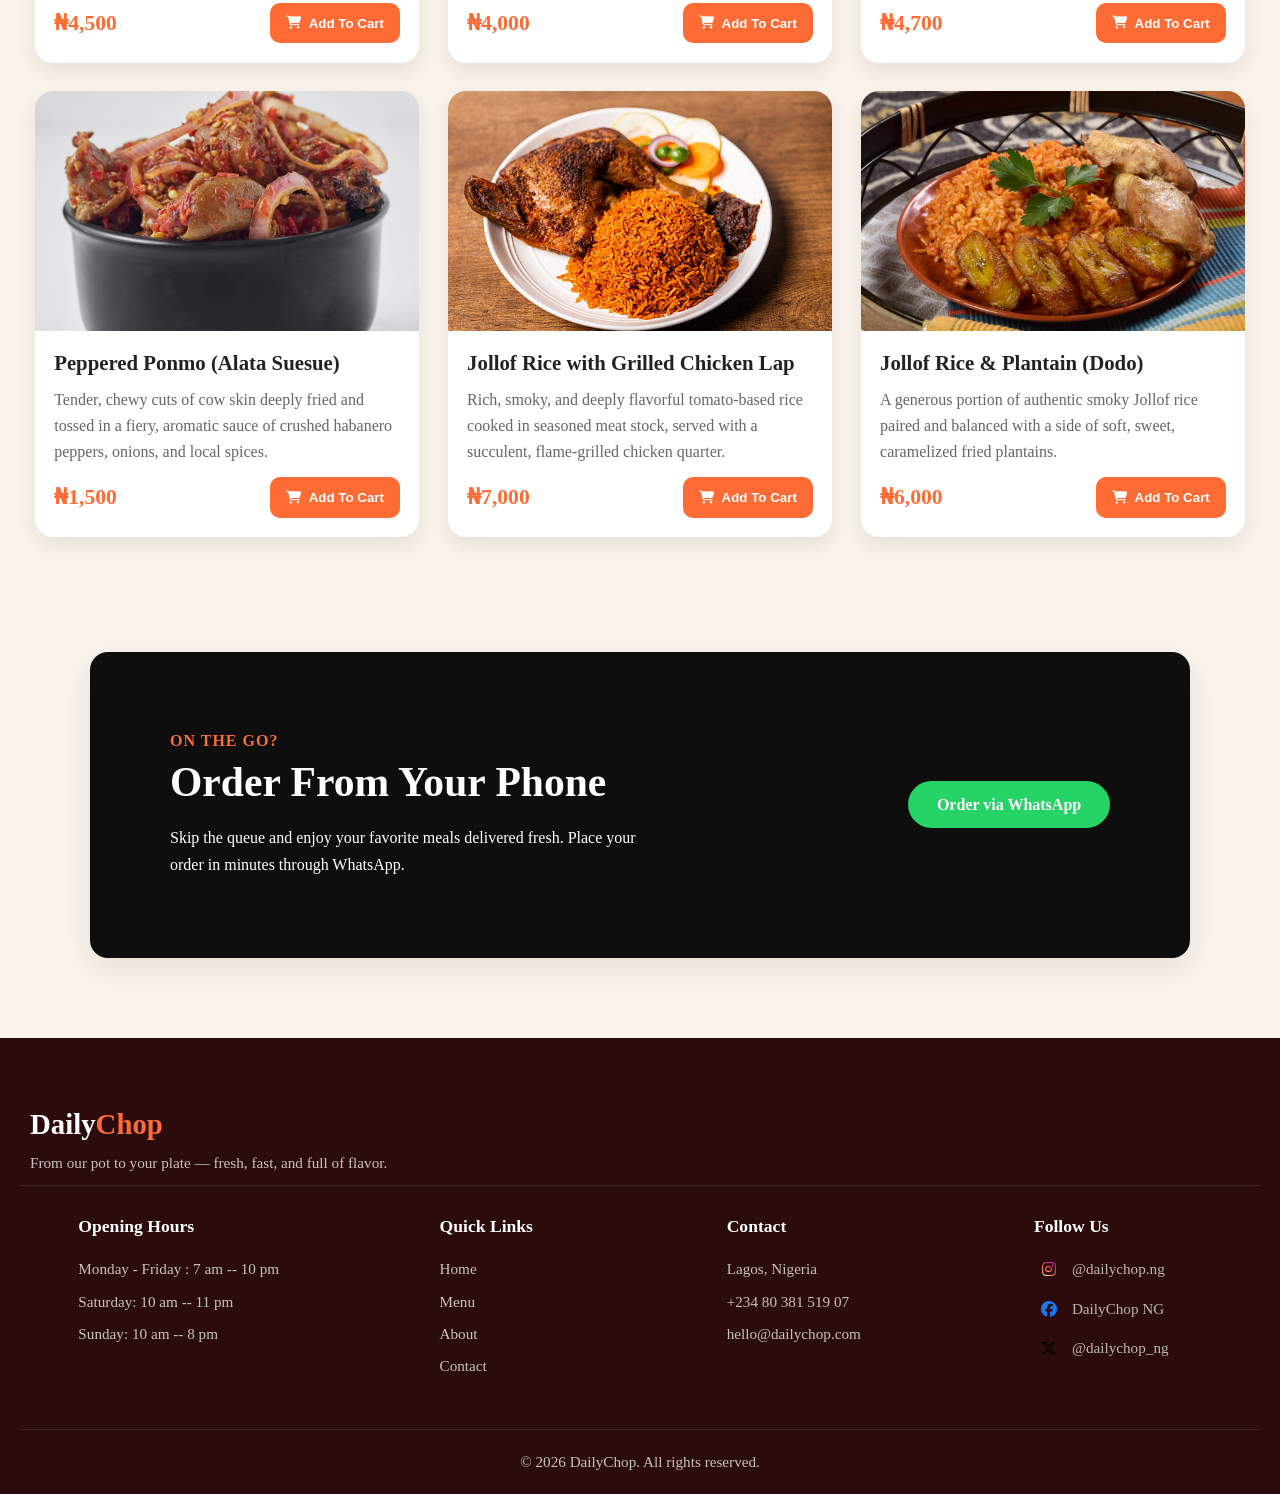
<file: menu.html>
<!DOCTYPE html>
<html lang="en">
<head>
    <meta charset="UTF-8">
    <meta name="viewport" content="width=device-width, initial-scale=1.0">
    <meta name="description" content="Order delicious Nigerian meals from DailyChop. Fresh, affordable food delivered to your doorstep in Lagos.">
    <title>Menu - ★ DailyChop ★</title>


    <!--- Fonts -->
    <link rel="stylesheet" href="https://cdnjs.cloudflare.com/ajax/libs/font-awesome/6.5.0/css/all.min.css">

    <!-- Custom css -->
    <link rel="stylesheet" href="css/styles.css" type="text/css">
    <link rel="stylesheet" href="css/menu.css" type="text/css">

    <link rel="icon" type="image/svg+xml" href="favicon.svg" sizes="any">
</head>
<body>
    <header class="header">
        <div class="header-container">
            <div class="logo">
                <svg width="220" height="65" viewBox="0 0 300 100" xmlns="http://www.w3.org/2000/svg">
                    <defs>
                        <linearGradient id="grad" x1="0%" y1="0%" x2="100%" y2="100%">
                            <stop offset="0%" stop-color="#FF6B35"/>
                            <stop offset="100%" stop-color="#F7931E"/>
                        </linearGradient>
                    </defs>

                    <circle cx="50" cy="50" r="28" fill="none" stroke="url(#grad)" stroke-width="6"/>

                    <line x1="42" y1="35" x2="42" y2="65" stroke="#333" stroke-width="3"/>
                    <line x1="38" y1="35" x2="38" y2="45" stroke="#333" stroke-width="2"/>
                    <line x1="42" y1="35" x2="42" y2="45" stroke="#333" stroke-width="2"/>
                    <line x1="46" y1="35" x2="46" y2="45" stroke="#333" stroke-width="2"/>

                    <ellipse cx="58" cy="40" rx="4" ry="7" fill="#333"/>
                    <line x1="58" y1="47" x2="58" y2="65" stroke="#333" stroke-width="3"/>

                    <text x="95" y="45" font-family="Poppins, Arial, sans-serif" font-size="32" font-weight="700" fill="#222">
                        Daily<tspan fill="#FF6B35">Chop</tspan>
                    </text>

                    <text x="95" y="68" font-family="Poppins, Arial, sans-serif" font-size="15" fill="#777" letter-spacing="1">
                        From our pot to your plate
                    </text>
                </svg>
            </div>

            <div class="navigation-container">
                <div>
                    <!-- Hamburger button -->
                    <button class="hamburger" id="hamburger">
                    <i class="fa-solid fa-bars"></i>
                    </button>

                    <nav class="nav" id="nav">
                        <div class="nav-header">Menu</div>
                        <a href="index.html">Home</a>
                        <a href="menu.html">Menu</a>
                        <a href="cart.html">Cart</a>
                        <a href="about.html">About</a>
                        <a href="contact.html">Contact</a>
                    </nav>
                </div>
                <div>
                    <a href="menu.html" class="order-now-header">Order Now!</a>
                </div>
            </div>
        </div>
        <div class="overlay" id="overlay"></div>
    </header>
    <main>
        <!-- Hero Section(SLIDE SHOW) -->
        <section id="home" class="hero">
            <div class="hero-bg-container hero-menu">
                <div id="intro" class="menu-intro">
                    <h1 class="reveal-left">Order Now</h1>
                    <p>
                        Your favorite Nigerian meals, now just a few clicks away.
                        Browse, customize, and enjoy — hot, fresh, and home-style.
                    </p>

                    <div class="hero-buttons menu-btn">
                        <a href="menu.html" class="btn btn-primary">Order Now</a>
                    </div>
                </div>
            </div>
        </section>
        <section class="menu-section">
            <div class="menu-container">
                <div class="menu-header">
                    <div class="menu-heading">
                        <h1>Explore Our Menu</h1>
                        <p>Delicious meals made fresh, just for you.</p>
                    </div>
                    <div class="download-menu">
                        <a href="file/DailyChop_Menu.pdf">
                            <i class="fa-solid fa-download"></i>
                            Download Menu
                        </a>
                    </div>
                </div>

                <div class="menu-search">
                    <i class="fa-solid fa-magnifying-glass"></i>
                    <input type="search" id="searchInput" placeholder="Search for meals...">
                </div>

                <div class="menu-categories">

                    <button class="active" data-category="all">
                        <i class="fa-solid fa-border-all"></i>
                        All
                    </button>

                    <button data-category="rice">
                        <i class="fa-solid fa-bowl-rice"></i>
                        Rice
                    </button>

                    <button data-category="swallow">
                        <i class="fa-solid fa-bowl-food"></i>
                        Swallow
                    </button>

                    <button data-category="soup">
                        <i class="fa-solid fa-utensils"></i>
                        Soups
                    </button>

                    <button data-category="chicken">
                        <i class="fa-solid fa-drumstick-bite"></i>
                        Chicken
                    </button>

                    <button data-category="drink">
                        <i class="fa-solid fa-glass-water"></i>
                        Drinks
                    </button>
                </div>
                <div class="menu-grid-container">
                    <div class="menu-grid" id="menuGrid"></div>
                </div>
            </div>
            <section class="order-phone">
                <div class="order-container">
                    <div class="order-text">
                        <h2>On the Go?</h2>
                        <h3>Order From Your Phone</h3>
                        <p>
                            Skip the queue and enjoy your favorite meals delivered fresh.
                            Place your order in minutes through WhatsApp.
                        </p>
                    </div>

                    <a href="#home" class="whatsapp-btn">
                        Order via WhatsApp
                    </a>
                </div>
            </section>
        </section>
    </main>

    <!-- F0oter section -->
    <footer class="footer">
        <div class="footer-bg-container">
            <div class="footer-brand">
                <h2>Daily<span>Chop</span></h2>
                <p>From our pot to your plate — fresh, fast, and full of flavor.</p>
            </div>
            <div class="footer-container">

                <div class="opening-hours">
                    <h3>Opening Hours</h3>
                    <p>Monday - Friday : 7 am  -- 10 pm</p>
                    <p>Saturday: 10 am -- 11 pm</p>
                    <p>Sunday: 10 am -- 8 pm</p>
                </div>

                <div class="footer-links">
                    <h3>Quick Links</h3>
                    <a href="#">Home</a>
                    <a href="#">Menu</a>
                    <a href="#">About</a>
                    <a href="#">Contact</a>
                </div>

                <div class="footer-contact">
                    <h3>Contact</h3>
                    <p>Lagos, Nigeria</p>
                    <p>+234 80 381 519 07</p>
                    <p>hello@dailychop.com</p>
                </div>

                <div class="footer-social">
                    <h3>Follow Us</h3>
                    <div class="social-icons">
                        <a href="https://instagram.com" target="_blank">
                            <i class="fa-brands fa-instagram"></i> @dailychop.ng
                        </a>

                        <a href="https://facebook.com" target="_blank">
                            <i class="fa-brands fa-facebook"></i> DailyChop NG
                        </a>

                        <a href="https://x.com" target="_blank">
                            <i class="fa-brands fa-x-twitter"></i> @dailychop_ng
                        </a>
                    </div>
                </div>

            </div>

            <div class="footer-bottom">
                <p>© 2026 DailyChop. All rights reserved.</p>
            </div>
        </div>
    </footer>


    <a href="cart.html" class="floating-cart">
        <i class="fa-solid fa-cart-shopping"></i>
        <span class="cart-count">0</span>
    </a>


    <script src="js/main.js"></script>
    <script type="module" src="js/menu.js"></script>
</body>
</html>
</file>
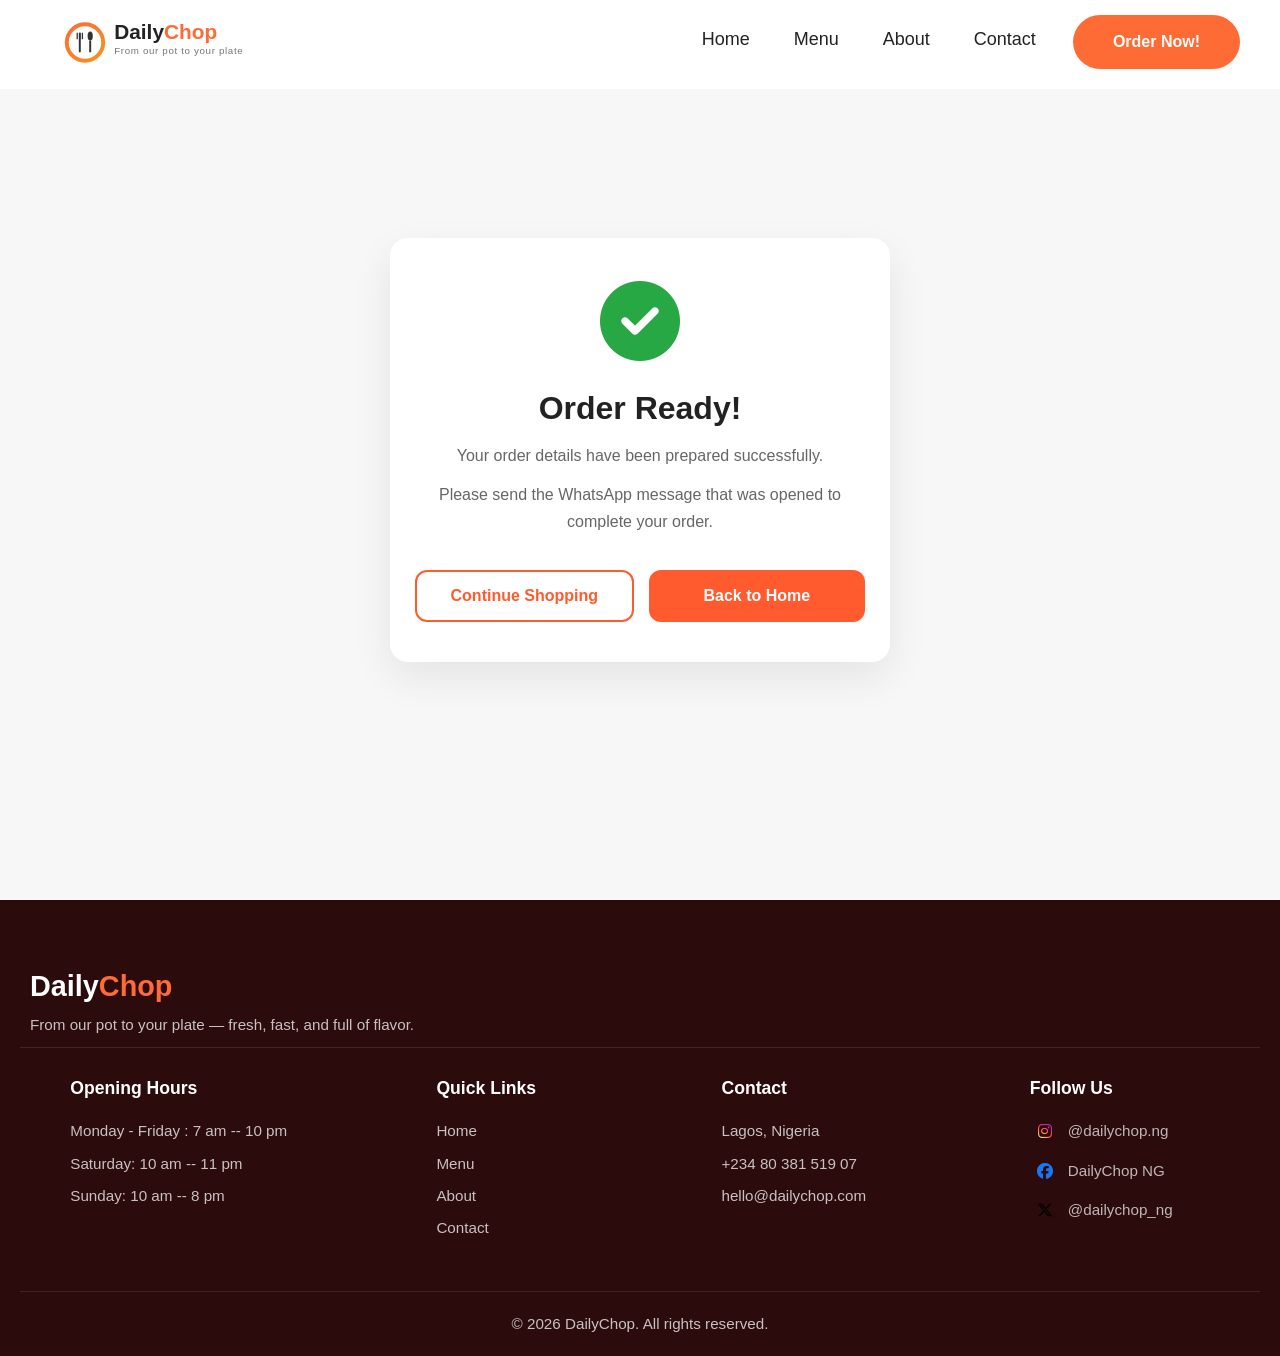
<file: success.html>
<!DOCTYPE html>
<html lang="en">
<head>
    <meta charset="UTF-8">
    <meta name="viewport" content="width=device-width, initial-scale=1.0">
    <meta name="description" content="Order delicious Nigerian meals from DailyChop. Fresh, affordable food delivered to your doorstep in Lagos.">
    <title>Success - ★ DailyChop ★</title>


    <!--- Fonts -->
    <link rel="stylesheet" href="https://cdnjs.cloudflare.com/ajax/libs/font-awesome/6.5.0/css/all.min.css">

    <!-- Custom css -->
    <link rel="stylesheet" href="css/styles.css" type="text/css">
    <link rel="stylesheet" href="css/success.css" type="text/css">

    <link rel="icon" type="image/svg+xml" href="favicon.svg" sizes="any">
</head>
<body>
    <header class="header">
        <div class="header-container">
            <div class="logo">
                <svg width="220" height="65" viewBox="0 0 300 100" xmlns="http://www.w3.org/2000/svg">
                    <defs>
                        <linearGradient id="grad" x1="0%" y1="0%" x2="100%" y2="100%">
                            <stop offset="0%" stop-color="#FF6B35"/>
                            <stop offset="100%" stop-color="#F7931E"/>
                        </linearGradient>
                    </defs>

                    <circle cx="50" cy="50" r="28" fill="none" stroke="url(#grad)" stroke-width="6"/>

                    <line x1="42" y1="35" x2="42" y2="65" stroke="#333" stroke-width="3"/>
                    <line x1="38" y1="35" x2="38" y2="45" stroke="#333" stroke-width="2"/>
                    <line x1="42" y1="35" x2="42" y2="45" stroke="#333" stroke-width="2"/>
                    <line x1="46" y1="35" x2="46" y2="45" stroke="#333" stroke-width="2"/>

                    <ellipse cx="58" cy="40" rx="4" ry="7" fill="#333"/>
                    <line x1="58" y1="47" x2="58" y2="65" stroke="#333" stroke-width="3"/>

                    <text x="95" y="45" font-family="Poppins, Arial, sans-serif" font-size="32" font-weight="700" fill="#222">
                        Daily<tspan fill="#FF6B35">Chop</tspan>
                    </text>

                    <text x="95" y="68" font-family="Poppins, Arial, sans-serif" font-size="15" fill="#777" letter-spacing="1">
                        From our pot to your plate
                    </text>
                </svg>
            </div>

            <div class="navigation-container">
                <div>
                    <!-- Hamburger button -->
                    <button class="hamburger" id="hamburger">
                    <i class="fa-solid fa-bars"></i>
                    </button>

                    <nav class="nav" id="nav">
                        <div class="nav-header">Menu</div>
                        <a href="index.html">Home</a>
                        <a href="menu.html">Menu</a>
                        <a href="about.html">About</a>
                        <a href="contact.html">Contact</a>
                    </nav>
                </div>
                <div>
                    <a href="menu.html" class="order-now-header">Order Now!</a>
                </div>
            </div>
        </div>
        <div class="overlay" id="overlay"></div>
    </header>
    <main class="success-container">

        <div class="success-card">

            <div class="success-icon">
                <i class="fa-solid fa-circle-check"></i>
            </div>

            <h1>Order Ready!</h1>

            <p>
                Your order details have been prepared successfully.
            </p>

            <p>
                Please send the WhatsApp message that was opened to complete your order.
            </p>

            <div class="success-buttons">

                <a href="menu.html" class="secondary-btn">
                    Continue Shopping
                </a>

                <button id="homeBtn" class="primary-btn">
                    Back to Home
                </button>

            </div>

        </div>

    </main>

    

    <!-- F0oter section -->
    <footer class="footer">
        <div class="footer-bg-container">
            <div class="footer-brand">
                <h2>Daily<span>Chop</span></h2>
                <p>From our pot to your plate — fresh, fast, and full of flavor.</p>
            </div>
            <div class="footer-container">

                <div class="opening-hours">
                    <h3>Opening Hours</h3>
                    <p>Monday - Friday : 7 am  -- 10 pm</p>
                    <p>Saturday: 10 am -- 11 pm</p>
                    <p>Sunday: 10 am -- 8 pm</p>
                </div>

                <div class="footer-links">
                    <h3>Quick Links</h3>
                    <a href="#">Home</a>
                    <a href="#">Menu</a>
                    <a href="#">About</a>
                    <a href="#">Contact</a>
                </div>

                <div class="footer-contact">
                    <h3>Contact</h3>
                    <p>Lagos, Nigeria</p>
                    <p>+234 80 381 519 07</p>
                    <p>hello@dailychop.com</p>
                </div>

                <div class="footer-social">
                    <h3>Follow Us</h3>
                    <div class="social-icons">
                        <a href="https://instagram.com" target="_blank">
                            <i class="fa-brands fa-instagram"></i> @dailychop.ng
                        </a>

                        <a href="https://facebook.com" target="_blank">
                            <i class="fa-brands fa-facebook"></i> DailyChop NG
                        </a>

                        <a href="https://x.com" target="_blank">
                            <i class="fa-brands fa-x-twitter"></i> @dailychop_ng
                        </a>
                    </div>
                </div>

            </div>

            <div class="footer-bottom">
                <p>© 2026 DailyChop. All rights reserved.</p>
            </div>
        </div>
    </footer>


    <!-- <a href="cart.html" class="floating-cart">
        <i class="fa-solid fa-cart-shopping"></i>
        <span class="cart-count">0</span>
    </a> -->


    <script src="js/main.js"></script>
    <script type="module" src="js/success.js"></script>
</body>
</html>
</file>
<file: css/styles.css>
:root{
    --primary: #ecd2b042;
    --secondary: #FF6B35;
    --background: #f0d9b2;
    --text: #222222;
    --white: #FFFFFF;
}
* {
    box-sizing: border-box;
    margin: 0;
    padding: 0;
}


/* Outer wrapper freezes at the top of the mobile screen */
.header {
    background: var(--white);
    position: fixed;   
    top: 0;
    left: 0;
    right: 0;
    z-index: 1000;
    transition: transform 0.3s ease-in-out; 
}


.header-container {
    display: flex;
    justify-content: space-between;
    align-items: center;
    padding: 10px 20px;
    box-sizing: border-box;
    width: 100%;
}
.nav {
    display: flex;
    flex-direction: column;
    align-items: flex-start;
    gap: 15px;

    position: fixed;
    top: 0;
    right: 0;
    height: 100vh;
    width: 280px;

    background: var(--secondary);
    padding: 30px 25px 10px;
    transform: translateX(100%);
    transition: transform 0.35s ease;

    z-index: 999;
}

.nav.active {
    transform: translateX(0);
}

.nav a {
    width: 100%;
    padding: 14px 12px;

    text-decoration: none;
    
    color: var(--white);
    font-weight: 500;
    font-size: 18px;
    transition: all 0.25s ease;
}
.navigation-container{
    display: flex;
}
.nav a:hover {
    background: rgba(255, 107, 53, 0.08);
    transform: translateX(6px);
}
.nav-header {
    width: 100%;
    font-size: 26px;
    letter-spacing: 5px;
    color: var(--white);
    margin-bottom: 20px;
    padding-left: 10px;
    padding-bottom: 10px;
    border-bottom: 1px solid var(--white);
}
.hamburger {
    display: block;
    font-size: 32px;
    background: none;
    border: none;
    cursor: pointer;
}
.overlay {
    position: fixed;
    top: 0;
    left: 0;
    width: 100%;
    height: 100vh;
    background: rgba(0,0,0,0.4);

    opacity: 0;
    pointer-events: none;
    transition: 0.3s;
    z-index: 998;
}

.overlay.active {
    opacity: 1;
    pointer-events: all;
}
.order-now-header{
    display: none;
}

/* HERO BASE (mobile first) */
.hero {
    width: 100%;
}

.hero-bg-container {
    width:100%;
    min-height:100vh;
    display:flex;
    justify-content:center;
    align-items:center;
    padding:0 20px;
    text-align:center;
    background-position:center;
    background-size:cover;
    background-repeat:no-repeat;
}

.hero-home{
    background-image:
    linear-gradient(rgba(0,0,0,.55), rgba(0,0,0,.55)),
    url("../images/home_hero.webp");
}

.hero-menu{
    background-image:
    linear-gradient(rgba(0,0,0,.55), rgba(0,0,0,.55)),
    url("../images/menu_hero3.webp");
}
.hero-about{
    background-image:
    linear-gradient(rgba(0, 0, 0, 0.795), rgba(0, 0, 0, 0.322)),
    url("../images/about_hero.webp");
}
.hero-contact{
    background-image:
    linear-gradient(rgba(0, 0, 0, 0.795), rgba(0, 0, 0, 0.322)),
    url("../images/contact_hero.webp");
}
#intro {
    color: #fff;
    width: 100%;
    max-width: 500px;
}

#intro h1 {
    font-size: 2.2rem;
    line-height: 1.2;
    margin-bottom: 1rem;
}
#intro h1 span{
    color: var(--secondary);
}
#intro p {
    font-size: 1rem;
    line-height: 1.6;
    margin-bottom: 2rem;
}

.hero-buttons {
    display: flex;
    flex-direction: column;
    gap: 12px;
    width: 100%;
}

.hero-buttons a {
    width: 100%;
    padding: 14px 42px;
    border-radius: 50px;
    text-decoration: none;
    font-weight: 600;
    text-align: center;
    transition: all 0.3s ease;
}
.btn-primary {
    background: #FF6B35;
    color: #fff;
    border: 2px solid #FF6B35;
}

.btn-primary:hover {
    background: #e55a28;
    border-color: #e55a28;
    transform: translateY(-3px);
}

.section-container{
    background: var(--primary);
}
/* Features */
.cards {
    display: grid;
    grid-template-columns: 1fr;
    gap: 20px;
    padding: 30px 20px;
}

.card {
    position: relative;
    overflow: hidden;

    width: 100%;
    min-height: 250px;

    border-radius: 15px;
    padding: 20px;

    display: flex;
    flex-direction: column;
    justify-content: flex-end;
    align-items: flex-start;

    background-size: cover;
    background-position: center;
    background-repeat: no-repeat;

     transition: transform 0.3s ease,
                box-shadow 0.3s ease;
}
.card::before {
    content: "";
    position: absolute;
    inset: 0;

    background: rgba(80, 76, 42, 0.336);

    z-index: 1;
}
.card:hover {
    transform: translateY(-5px);
    box-shadow: 0 10px 25px rgba(0,0,0,0.08);
}
.card > * {
    position: relative;
    z-index: 2;
}
.card:nth-child(1) {
    background-image: url('../images/order_image.jpg');
}

.card:nth-child(2) {
    background-image: url('../images/branch_1.jpg');
}

.card:nth-child(3) {
    background-image: url('../images/food_4.jpg');
}
/* Icon Container */
.icon-box {
   position: absolute;
    top: 20px;
    right: 25px;

    width: 60px;
    height: 60px;

    display: flex;
    justify-content: center;
    align-items: center;

    border-radius: 50%;

    background: rgba(255, 173, 51, 0.473);
}

.icon-box i {
     font-size: 2rem;
    color: var(--white);
}

/* Button */
.card-btn {
     background: #fff;
    color: var(--secondary);

    padding: 12px 22px;
    border-radius: 999px;

    text-decoration: none;
    font-weight: 600;
    font-size: 0.9rem;

    box-shadow: 0 4px 10px rgba(0,0,0,0.05);

    transition: all 0.3s ease;
}

.card-btn:hover {
     background: var(--secondary);
    color: #fff;
    transform: scale(1.05);
}

/* about in homepage */
.about {
    padding: 25px 20px;
}

.about-container {
    display: grid;
    grid-template-columns: 1fr;
    gap: 30px;

    max-width: 1250px;
    margin: 0 auto;
}
.about-image {
    position: relative;
    overflow: hidden;
    border-radius: 20px;
}
.about-image::before {
    content: "";
    position: absolute;
    inset: 0;

    background: rgba(100, 62, 27, 0.322);

    opacity: 0;
    transform: scale(1.05);

    transition: opacity 0.4s ease, transform 0.4s ease;

    z-index: 1;
}
.about-image:hover::before {
    opacity: 1;
    transform: scale(1);
}
.about-image img {
    width: 100%;
    height: 350px;

    object-fit: cover;
    border-radius: 20px;

    display: block;
    
    transition: transform 0.4s ease;
}
.about-image:hover img {
    transform: scale(1.05);
}

.about-content {
    display: flex;
    flex-direction: column;
    justify-content: center;
}
.about-content h2 {
    font-size: 2rem;
    line-height: 1.2;
    margin-bottom: 10px;
    color: #222;
}
.about-btn-link{
    margin-top: 30px;
    transition: transform 0.4s ease;
}
.about-us-btn{
    padding: 18px 25px;
    background: var(--secondary);
    border-radius: 50px;
    text-decoration: none;
    color: #fff;

}
.about-btn-link:hover{
    transform: translateY(-5px);
}
.content h1 span,
.footer-brand span,
.about-content h2 span,
.impact-title span {
    color: var(--secondary);
}

.about-content p {
    font-size: 1rem;
    line-height: 1.8;
    color: #666;
}

/* Impact section */
.impact-section {
    margin-top: 20px;
    padding: 20px 0 40px 0;
    /* background: var(--background); */
}
.impact-title {
    text-align: center;
    font-size: 1.8rem;
    font-weight: 700;
    color: #4a0d0d;
    margin-bottom: 20px;

    max-width: 600px;
    margin-left: auto;
    margin-right: auto;
}
.impact-grid {
    /* max-width: 1200px; */
    margin: 0 auto;

    display: grid;
    grid-template-columns: 1fr;
    gap: 20px;
    padding: 30px 20px;
}
.impact-card {
    background: rgba(240, 144, 55, 0.562);
    border-radius: 25px;
    padding: 20px;

    transition: transform 0.3s ease,
                box-shadow 0.3s ease;
}

.impact-card:hover {
    transform: translateY(-8px);
    box-shadow: 0 15px 30px rgba(0,0,0,0.08);
}
.impact-icon {
    width: 80px;
    height: 80px;

    display: flex;
    justify-content: center;
    align-items: center;

    border-radius: 50%;
    background: #fff;

    margin-bottom: 25px;
}

.impact-icon i {
    font-size: 2rem;
    color: var(--secondary);
}
.impact-card h3 {
    font-size: 2rem;
    font-weight: 800;
    color: #5d0000;
    margin-bottom: 10px;
}
.impact-card p {
    font-size: 1rem;
    line-height: 1.6;
    color: #424242b6;
}

/* Customer reviews */
.reviews-section {
    background: var(--background);
    padding: 50px 20px;
}

.reviews-container {
    max-width: 1200px;
    margin: 0 auto;
}

.reviews-title {
    text-align: center;
    font-size: 2rem;
    color: #5d0000;
    margin-bottom: 10px;
}

.reviews-subtitle {
    text-align: center;
    color: #666;
    max-width: 600px;
    margin: 0 auto 50px;
    line-height: 1.6;
}
.reviews-slider {
    position: relative;
    overflow: hidden;
    width: 100%;
    margin-top: 40px;

    
    box-sizing: border-box;
    background: #fff;
    padding: 18px;
    border-radius: 20px;
    box-shadow: 0 5px 20px rgba(68, 8, 8, 0.884);
    
    touch-action: pan-y;
}

.reviews-track {
    display: flex;
    transition: transform 0.5s ease-in-out;

    touch-action: pan-y;
}

.review-card {
    min-width: 100%;
    box-sizing: border-box;
    padding: 20px;
}

.stars {
    color: #ffb400;
    font-size: 1.2rem;
    margin-bottom: 15px;
}

.review-text {
    font-weight: 500;
    line-height: 1.8;
    color: #444;
}

.review-user {
    display: flex;
    align-items: center;
    gap: 15px;
    margin-top: 25px;
}

.review-user img {
    width: 55px;
    height: 55px;
    border-radius: 50%;
    object-fit: cover;
}
.reviews-controls .slider-btn {
display: none;
}
.testimonial-dots {
    display: flex;
    justify-content: center;
    gap: 12px;
    margin: 30px 0;
}

.dot {
    width: 12px;
    height: 12px;
    background: #d3d3d3;
    border-radius: 50%;
    cursor: pointer;
    transition: 0.3s;
}

.dot:hover {
    transform: scale(1.2);
}

.dot.active {
    background: #ff6b35;
}
/* footer section */
.footer {
    background: #2b0b0b;
    color: #fff;
    padding: 60px 20px 20px;
    width: 100%;
}

/* Inner container stays flexible and stretches from edge to edge on phones */
.footer-bg-container {
    box-sizing: border-box;
    width: 100%;
}
.footer-container {
    display: grid;
    gap: 30px;
}
.footer-brand{
    padding: 10px;
    margin-bottom:20px;
    border-bottom: 1px solid rgba(255,255,255,0.1);
}
.footer h2 {
    font-size: 1.8rem;
    margin-bottom: 10px;
}

.footer h3 {
    margin-bottom: 12px;
    font-size: 1.1rem;
}

.footer p,
.footer a {
    color: rgba(255,255,255,0.75);
    font-size: 0.95rem;
    text-decoration: none;
    line-height: 1.6;
}

.footer a:hover {
    color: #fff;
}

.footer-links,
.footer-contact,
.footer-social,
.opening-hours {
    display: flex;
    flex-direction: column;
    gap: 8px;
    padding: 10px;
}

.social-icons {
    display: flex;
    flex-direction: column;
    gap: 10px;
}
.social-icons a {
    display: flex;
    gap: 8px;
    align-items: center;
    text-decoration: none;
    color: rgba(255, 255, 255, 0.7);;
    padding-bottom:5px ;
    font-weight: 500;
    transition: 0.3s ease;
}

.social-icons a:hover {
    color: #ffffff;
    transform: translateX(4px);
    transition: 0.2s ease;
}
.social-icons a i{
    width: 30px; 
    text-align: center;
    transition: transform 0.3s ease, color 0.3s ease;
    font-size: 1rem;
}
.social-icons a i :hover{
    transform: scale(1.15); /* Pop out effect on hover */
    color: #ffbe76; 
}
 
.fa-instagram {
    background: radial-gradient(circle at 30% 107%,#fdf497 0%, #fdf497 5%, #fd5949 45%, #d6249f 60%, #285aeb 90%);
    -webkit-background-clip: text;
    -webkit-text-fill-color: transparent;
    background-clip: text;
}
.fa-facebook{
    color: #1877F2;
}
.fa-x-twitter{
    color:#050000;
}
.footer-bottom {
    text-align: center;
    margin-top: 40px;
    padding-top: 20px;
    border-top: 1px solid rgba(255,255,255,0.1);
    font-size: 0.85rem;
    color: rgba(255,255,255,0.6);
}
/* floating cart */
.floating-cart{
    position:fixed;
    right:25px;
    bottom:25px;
    width:65px;
    height:65px;
    background:#ff6b00;
    color:#fff;
    border-radius:50%;
    display:flex;
    align-items:center;
    justify-content:center;
    text-decoration:none;
    box-shadow:0 10px 25px rgba(0,0,0,.2);
    z-index:1000;
    transition:.3s ease;
}

.floating-cart:hover{
    transform:translateY(-5px) scale(1.05);
    background:#e65f00;
}

.floating-cart i{
    font-size:1.6rem;
}

.cart-count{
    position:absolute;
    top:-6px;
    right:-6px;
    width:26px;
    height:26px;
    background:#fff;
    color:#ff6b00;
    border-radius:50%;
    display:flex;
    align-items:center;
    justify-content:center;
    font-size:.85rem;
    font-weight:700;
    border:2px solid #ff6b00;
    box-shadow:0 4px 12px rgba(0,0,0,.15);
}
@keyframes cartBounce{
    0%{transform:scale(1);}
    40%{transform:scale(1.2);}
    70%{transform:scale(.9);}
    100%{transform:scale(1);}
}

.floating-cart.bump{
    animation:cartBounce .4s ease;
}

/* ===========================================================================================================
Responsiveness For Tablets   Responsiveness For Tablets    Responsiveness For Tablets
============================================================================================================= */
@media (min-width: 768px) {
    .hamburger {
        display: none;
    }
    .header-container {
        display: flex;
        justify-content: space-between;
        align-items: center;
        
        max-width: 1440px;
        margin: 0 auto; 
        
        padding: 10px 40px;
    }
    .nav {
        position: static;
        transform: none;
        height: auto;
        width: auto;
        flex-direction: row;
        padding-top: 0;
        box-shadow: none;
        background: transparent;
        gap: 20px;
    }
    .nav a {
        border-radius: 10px;
        border-top: none;
        color: var(--text);
    }
    .nav-header{
        display: none;
    }

    .order-now-header {
        display: flex;
        padding: 18px 40px;
        color: var(--white);
        background: var(--secondary);
        border-radius: 100px; 
        border: none;
        cursor: pointer;
        text-decoration: none;
        font-weight: 600;
        font-size: 1rem;
        transition: background-color 0.3s ease, transform 0.2s ease;
    }
    .order-now-header:hover {
        transform: translateY(-2px);
        opacity: 0.9;
        /* box-shadow: 0 6px 16px rgba(0,0,0,0.15); */
    }
    /* hero */
    .hero {
        display: flex;
        justify-content: center;
        margin-top: 70px;
        
        padding: 20px;
    }

    .hero-bg-container,
    .menu-hero-bg {
        height: 400px; 
        min-height: 50vh;
        
        max-width: 1300px;
        justify-content: center;
        border-radius:30px;
    }

    #intro {
        width: 100%;
        padding-left: 25px;
        max-width: 1200px; 
        margin: 0 auto;
        text-align: left;
    }

    #intro h1, #intro p, .hero-buttons {
        max-width: 550px; 
    }

    #intro h1 {
        font-weight: 800;
        font-size: 2.8rem;
    }

    #intro p {
        font-size: 1.25rem;
    }
    
    .menu-intro {
        text-align: center;
    }

    .menu-intro h1,
    .menu-intro p {
        text-align: center;
        margin-inline: auto;
    }

    .hero-buttons{
        display:flex;
        justify-content:flex-start;
        flex-direction:row;
    }

    .hero-buttons.menu-btn{
        justify-content: center;
        margin-inline: auto;
    }

    .hero-buttons a {
        width: auto;
        max-width: 180px;
    }
    .cards {
        grid-template-columns: repeat(2, 1fr);
    }
    /* about in homepage */
    .about-container {
        grid-template-columns: 1fr 1fr;
        align-items: center;
    }

    .about-image img {
        height: 500px;
    }

    .about-content h2 {
        font-size: 2.8rem;
    }
    .about-content h2 span{
        font-size: 2.5rem;
    }
    .about-content p {
        font-size: 1.1rem;
    }

    .impact-grid {
        grid-template-columns: repeat(2, 1fr);
    }

    .impact-title {
        font-size: 2.3rem;
    }

    .highlight-card{
        text-align: center;
        grid-column: span 2;
    }
    .highlight-card .impact-icon{
        margin: 0 auto;
    }

     .reviews-slider {
        max-width: 750px;
        margin: 50px auto 0;
        font-size: 22px;
        line-height: 1.7;
    }

    .review-card {
        padding: 15px 95px;
    }
    .reviews-title{
        font-size: 2.3rem;
    }
    .review-user img {
        width: 100px;
        height: 100px;
    }


    .review-text {
        font-size: 1.3rem;
    }
    .reviews-controls .slider-btn {
        display: inline-block;
        position: absolute;
        top: 50%;
        transform: translateY(-50%);
        width: 50px;
        height: 50px;
        border: none;
        border-radius: 50%;
        background: #ff6b35;
        color: white;
        font-size: 24px;
        cursor: pointer;
        transition: .3s;
    }

    .prev {
        left: 15px;
    }

    .next {
        right: 15px;
    }

    .slider-btn:hover {
        transform: translateY(-50%) scale(1.08);
    }

    .footer-container {
        grid-template-columns: repeat(3, 1fr);
        justify-items: center;
    }
    .footer-bg-container {
        max-width: 1340px;
        margin: 0 auto;
    }
} 














/* ===========================================================================================================
Responsiveness For Desktop   Responsiveness For Desktop    Responsiveness For Desktop
============================================================================================================= */
/* Desktop */
@media (min-width: 1024px) { 
    /* Hero */
    .hero-bg-container,
    .menu-hero-bg {
        height: 520px; 
        min-height: auto;
    }

    .about-image img {
        height: 400px;
    }
    .cards {
        grid-template-columns: repeat(3, 1fr);
        max-width: 1200px;
        margin: 0 auto;
    }

    .impact-grid {
        grid-template-columns: repeat(3, 1fr);
        max-width: 1200px;
        margin: 0 auto;
    }

    .highlight-card {
        text-align: left;
        grid-column: auto;
    }

    .highlight-card .impact-icon{
        margin: 0;
    }

    .footer-container {
        grid-template-columns: repeat(4, 1fr);
        max-width: 1200px;
        margin: 0 auto;
        justify-items: center;
    }
}
</file>
<file: css/about.css>
/* ===========================
   GLOBAL
=========================== */
main{
    background: var(--primary);
}
.about-section-container,
.contact-section-container{
    padding: 20px;
}
.section-title{
    text-align:center;
    max-width:650px;
    margin:0 auto 45px;
}

.section-title h2{
    font-size:2rem;
    margin-bottom:15px;
    color:#222;
}

.section-title p{
    color:#666;
    line-height:1.7;
}

.btn{
    display:inline-block;
    padding:14px 30px;
    border-radius:8px;
    text-decoration:none;
    font-weight:600;
    transition:.3s;
}

/* ===========================
   ABOUT
=========================== */

.about-section{
    display:flex;
    flex-direction:column;
    gap:35px;
    align-items:center;
    padding: 20px 0;
}

.about-image{
    width:100%;
    order: 2;
}

.about-image img{
    width:100%;
    border-radius:18px;
    display:block;
}

.about-text{
    order: 1;
    width:100%;
}

.section-tag{
    display:inline-block;
    color:#e67e22;
    font-weight:700;
    letter-spacing:1px;
    margin-bottom:12px;
}

.about-text h2{
    font-size:2rem;
    margin-bottom:20px;
    color:#222;
}

.about-text p{
    line-height:1.8;
    color:#666;
    margin-bottom:18px;
}

/* ===========================
   MISSION
=========================== */

.mission-section{
    display:grid;
    gap:25px;
    padding: 20px 0;
}

.mission-card{
    background:#fff;
    padding:35px 25px;
    text-align:center;
    border-radius:18px;
    box-shadow:0 10px 30px rgba(0,0,0,.08);
    transition:.3s;
}

.mission-card:hover{
    transform:translateY(-6px);
}

.mission-card i{
    font-size:2.8rem;
    color:#e67e22;
    margin-bottom:20px;
}

.mission-card h3{
    margin-bottom:15px;
    color:#222;
}

.mission-card p{
    color:#666;
    line-height:1.7;
}

/* ===========================
   FEATURES
=========================== */
.features-section{
    padding: 20px 0;
}
.features-grid{
    display:grid;
    gap:22px;
}

.feature-card{
    background:#fff;
    border-radius:18px;
    padding:35px 25px;
    text-align:center;
    box-shadow:0 10px 30px rgba(0,0,0,.08);
    transition:.3s;
}

.feature-card:hover{
    transform:translateY(-6px);
}

.feature-card i{
    font-size:2.4rem;
    color:#e67e22;
    margin-bottom:18px;
}

.feature-card h3{
    margin-bottom:12px;
    color:#222;
}

.feature-card p{
    color:#666;
    line-height:1.7;
}

/* ===========================
   TIMELINE
=========================== */
.timeline-section{
    padding: 20px 0;
}
.timeline{
    display:flex;
    flex-direction:column;
    gap:25px;
}

.step{
    background:#fff;
    border-radius:18px;
    padding:30px 20px;
    text-align:center;
    box-shadow:0 10px 30px rgba(0,0,0,.08);
}

.step span{
    width:55px;
    height:55px;
    border-radius:50%;
    display:flex;
    justify-content:center;
    align-items:center;
    margin:0 auto 18px;
    background:#e67e22;
    color:#fff;
    font-size:1.2rem;
    font-weight:bold;
}

.step h4{
    margin-bottom:12px;
    color:#222;
}

.step p{
    color:#666;
    line-height:1.7;
}

/* ===========================
   PROMISE
=========================== */

.promise-section{
    text-align:center;
    background:#f8f8f8;
    padding: 20px 0;
}

.promise-section h2{
    margin-bottom:20px;
    font-size:2rem;
    color:#222;
}

.promise-section p{
    max-width:750px;
    margin:auto;
    color:#666;
    line-height:1.8;
}

/* ===========================
   CTA
=========================== */

.cta-section{
    background: #b45807d3;
    color:#fff;
    text-align:center;
    padding:60px 20px;
}

.cta-section h2{
    font-size:2rem;
    line-height:1.3;
    margin-bottom:16px;
    font-weight:700;
}

.cta-section p{
    font-size:1.2rem;
    line-height:1.8;
    max-width:500px;
    margin:0 auto 30px;
    opacity:.95;
}

.cta-section .btn{
    display:inline-flex;
    align-items:center;
    justify-content:center;
    background:#fd6602;
    color: #ffff;
    padding:14px 30px;
    border-radius:50px;
    font-weight:600;
    text-decoration:none;
    transition:.3s ease;
}

.cta-section .btn:hover{
    background:#222;
    color:#fff;
}

/* ===========================
   TABLET
=========================== */

@media(min-width:768px){

    section{
        padding:90px 40px;
    }

    .mission-section{
        grid-template-columns:repeat(2,1fr);
    }

    .features-grid{
        grid-template-columns:repeat(2,1fr);
    }

    .timeline{
        display:grid;
        grid-template-columns:repeat(2,1fr);
    }
    .about-section-container,
    .contact-section-container{
        max-width: 1340px;
        margin: 0 auto;
    }
}

/* ===========================
   DESKTOP
=========================== */

@media(min-width:1024px){

    section{
        padding:100px 7%;
    }
    .about-section{
        display:grid;
        grid-template-columns:1fr 1fr;
        align-items:center;
        gap:60px;
        
        padding: 20px 0;
    }
    .cta-section,
    .promise-section,
    .timeline-section,
    .features-section,
    .mission-section{
        padding: 40px 0;
    }
    .features-section,
    .timeline-section,
    .about-section,
    .mission-section{
        max-width: 1200px;
        margin: 0 auto;
    }
    .about-image{
        height:480px;
        order: 1;
    }
    
    .about-text{
        order: 2;
        width:100%;
    }
    .about-image img{
        width:100%;
        height:100%;
        object-fit:cover;
        border-radius:18px;
        display:block;
    }
    .features-grid{
        grid-template-columns:repeat(3,1fr);
    }

    .timeline{
        grid-template-columns:repeat(5,1fr);
        gap:20px;
        align-items:start;
    }

    .step{
        position:relative;
    }

    .step:not(:last-child)::after{
        content:"";
        position:absolute;
        top:28px;
        right:-20px;
        width:40px;
        height:3px;
        background:#e67e22;
    }
}
</file>
<file: css/cart.css>
/* ===========================
   CART PAGE
=========================== */

.cart-page{
    width:min(1200px,92%);
    margin:7rem auto 4rem;
    display:flex;
    flex-direction:column;
    gap:2rem;
}

/* ===========================
   CART SECTION
=========================== */

.cart-section{
    background:#fff;
    border-radius:16px;
    padding:1.5rem;
    box-shadow:0 10px 30px rgba(0,0,0,.05);
}

.cart-title h1{
    font-size:2rem;
    margin-bottom:.3rem;
    color:#222;
}

.cart-title p{
    color:#777;
    margin-bottom:2rem;
}

/* Hidden on mobile */

.cart-headings{
    display:none;
}

.cart-items{
    display:flex;
    flex-direction:column;
    gap:1.2rem;
}

/* ===========================
   CART ITEM
=========================== */

.cart-item{
    background:#fff;
    border:1px solid #e8e8e8;
    border-radius:18px;
    padding:1rem;
    margin-bottom:1rem;
    box-shadow:0 4px 15px rgba(0,0,0,.05);
}

.item-info{
    display:flex;
    gap:1rem;
    align-items:flex-start;
}

/* ===========================
   IMAGE
=========================== */

.item-image{
    flex-shrink:0;
}

.item-image img{
    width:95px;
    height:95px;
    object-fit:cover;
    border-radius:12px;
}

/* ===========================
   DETAILS
=========================== */

.item-details{
    flex:1;
}

.item-top{
    display:flex;
    flex-direction:column;
    gap:.75rem;
}

.item-details h3{
    font-size:1.05rem;
    color:#222;
    line-height:1.4;
    margin-bottom:.35rem;
}

.item-description p{
    color:#666;
    font-size:.9rem;
    line-height:1.6;

    display:-webkit-box;
    -webkit-line-clamp:2;
    line-clamp: 2;
    -webkit-box-orient:vertical;
    overflow:hidden;
}
.read-more-btn{
    border:none;
    background:none;
    color:#ff6b35;
    font-size:.85rem;
    font-weight:600;
    cursor:pointer;
    padding:0;
    margin-top:.3rem;
}

.read-more-btn:hover{
    text-decoration:underline;
}
.item-description.expanded p{
    -webkit-line-clamp: unset;
    line-clamp: unset;
    overflow:visible;
    display:block;
}
/* ===========================
   REMOVE BUTTON
=========================== */

.remove-btn{
    border:none;
    background:none;
    color:#e65c3a;
    font-size:.9rem;
    font-weight:600;
    cursor:pointer;

    display:flex;
    align-self:flex-end;
    gap:.4rem;

    width:max-content;
}
.remove-btn:hover{
    color:#d84315;
}

/* ===========================
   PRICE / QUANTITY / TOTAL
=========================== */

.item-meta{
    margin-top:1.2rem;
    padding-top:1.2rem;

    border-top:1px solid #eee;

    display:flex;
    flex-direction:column;
    gap:1rem;
}

.item-price,
.item-total{
    display:flex;
    justify-content:space-between;
    align-items:center;
}

.item-price span,
.item-total span,
.quantity>span{
    color:#777;
    font-size:.9rem;
}

.item-price strong,
.item-total strong{
    color:#222;
    font-size:1rem;
}

/* ===========================
   QUANTITY
=========================== */

.quantity{
    display:flex;
    justify-content:space-between;
    align-items:center;
}

.quantity-controls{
    display:flex;
    align-items:center;
    border:1px solid #ddd;
    border-radius:10px;
    overflow:hidden;
}

.quantity-controls button{
    width:42px;
    height:42px;

    border:none;
    background:#fff;

    font-size:1.1rem;
    cursor:pointer;
    transition:.3s;
}

.quantity-controls button:hover{
    background:#f5f5f5;
}

.quantity-controls span{
    width:45px;
    text-align:center;
    font-weight:700;
}

/* ===========================
   SUMMARY
=========================== */

.summary{
    background:#fff;
    padding:1.5rem;
    border-radius:16px;
    box-shadow:0 10px 30px rgba(0,0,0,.05);
}

.summary h2{
    margin-bottom:1.5rem;
    color:#222;
}

.summary-row{
    display:flex;
    justify-content:space-between;
    margin-bottom:1rem;
    color:#555;
}

.summary-row.total{
    margin-top:1.5rem;
    padding-top:1rem;
    border-top:1px solid #eee;
    font-size:1.2rem;
    font-weight:bold;
}

.summary-row.total span:last-child{
    color:#ff5b2e;
}

.checkout-btn{
    display:block;
    width:100%;
    margin-top:2rem;
    padding:1rem;
    border:none;
    border-radius:10px;
    background:#ff5b2e;
    color:#fff;
    font-size:1rem;
    font-weight:600;
    text-align:center;
    text-decoration:none;
    cursor:pointer;
    transition:.3s;
}

.checkout-btn:hover{
    background:#e64d22;
}

.summary-divider{
    text-align:center;
    margin:1.3rem 0;
    color:#888;
    position:relative;
}

.summary-divider span{
    background:#fff;
    padding:0 .8rem;
    position:relative;
    z-index:2;
}

.summary-divider::before{
    content:"";
    position:absolute;
    left:0;
    right:0;
    top:50%;
    height:1px;
    background:#ddd;
}

.continue-btn{
    display:block;
    text-align:center;
    padding:1rem;
    border:2px solid #25D366;
    color:#25D366;
    border-radius:10px;
    text-decoration:none;
    font-weight:600;
    transition:.3s;
}

.continue-btn:hover{
    background:#25D366;
    color:#fff;
}

.delivery-note{
    margin-top:2rem;
    border-top:1px solid #eee;
    padding-top:1.2rem;
}

.delivery-note div{
    display:flex;
    align-items:flex-start;
    gap:.8rem;
    margin-bottom:1rem;
    color:#666;
    font-size:.95rem;
}

.delivery-note i{
    color:#ff5b2e;
}

/* ===========================
   EMPTY CART
=========================== */

.empty-cart{
    display:flex;
    flex-direction: column;
    width:min(90%,700px);
    margin:8rem auto 4rem;
    padding:2rem;
    background:#fff;
    border-radius:18px;
    box-shadow:0 8px 25px rgba(0,0,0,.08);
    gap: 8px;
    align-items: center;
}

/* Top section */

.empty-cart-container{
    display:flex;
    align-items:center;
    gap:1rem;
}

.empty-cart i{
    font-size:3rem;
    color:#ff5b2e;
    flex-shrink:0;
}

.empty-cart-details{
    display:flex;
    flex-direction:column;
    gap:.4rem;
}

.empty-cart h2{
    font-size:1.5rem;
    color:#222;
    margin:0;
}

.empty-cart p{
    color:#666;
    line-height:1.6;
    margin:0;
}

/* Button */

.empty-cart-browse{
    margin-top:2rem;
}

.empty-cart a{
    display:inline-block;
    background:#ff5b2e;
    color:#fff;
    text-decoration:none;
    padding:.9rem 1.6rem;
    border-radius:10px;
    font-weight:600;
    transition:.3s;
}

.empty-cart a:hover{
    background:#e84b1d;
}

#cartItems{
    display:flex;
    flex-direction:column;
    gap:16px;

    max-height:350px;
    overflow-y:auto;

    padding-right:16px;
}
#cartItems::-webkit-scrollbar{
    width:6px;
}

#cartItems::-webkit-scrollbar-track{
    background:#f1f1f1;
    border-radius:10px;
}

#cartItems::-webkit-scrollbar-thumb{
    background:#ff5b2e;
    border-radius:10px;
}

#cartItems::-webkit-scrollbar-thumb:hover{
    background:#e64d22;
}
/* ===========================
   TABLET
=========================== */

@media(min-width:768px){

     .cart-item{
        padding:1.5rem;
    }

    .item-image img{
        width:120px;
        height:120px;
    }

    .item-details h3{
        font-size:1.25rem;
    }

    .item-top{
        display:flex;
        justify-content:space-between;
        align-items:flex-start;
    }

    .item-meta{
        display:grid;
        grid-template-columns:1fr 1fr 1fr;
        gap:2rem;
    }


    .item-price,
    .item-total,
    .quantity{
        flex:1;
        display:flex;
        flex-direction:column;
        align-items:flex-start;
        gap:.75rem;
    }

    .quantity-controls{
        width:max-content;
    }

    .empty-cart{
        padding:2.5rem 3rem;
    }

    .empty-cart i{
        font-size:4rem;
    }

    .empty-cart h2{
        font-size:2rem;
    }
}

/* ===========================
   DESKTOP
=========================== */

@media(min-width:1024px){

    .cart-page{
        display:grid;
        grid-template-columns:2fr 1fr;
        align-items:start;
        gap:2rem;
    }

    .summary{
        position:sticky;
        top:120px;
    }

    .cart-item{
        padding:1.8rem;
    }
    .remove-btn{
        margin-left:auto;
        white-space:nowrap;
    }

    .item-details h3{
        font-size:1.45rem;
    }

    .item-details p{
        font-size:1rem;
    }

    .item-price strong,
    .item-total strong{
        font-size:1.15rem;
    }

    .quantity-controls button{
        width:45px;
        height:45px;
    }

    .empty-cart{
        width:650px;
    }
}
</file>
<file: css/checkout.css>
/* =========================
   CHECKOUT
========================= */

.checkout-container{
    width:min(1200px,92%);
    margin:120px auto 60px;
    display:flex;
    flex-direction:column;
    gap:30px;
}

/* =========================
   FORM
========================= */

.checkout-form{
    order:2;
    background:#fff;
    padding:24px;
    border-radius:16px;
    box-shadow:0 10px 30px rgba(0,0,0,.08);
}

.checkout-form h2{
    margin-bottom:20px;
    font-size:1.4rem;
    color:#222;
}

.checkout-form form{
    display:flex;
    flex-direction:column;
    gap:16px;
}

.checkout-form input:not([type="radio"]):not([type="checkbox"]),
.checkout-form select,
.checkout-form textarea{
    width:100%;
    padding:14px 16px;
    border:1px solid #ddd;
    border-radius:10px;
    font-size:1rem;
    outline:none;
    transition:.3s;
}

.checkout-form input:focus,
.checkout-form select:focus{
    border-color:#ff6b00;
}

.two-inputs{
    display:flex;
    flex-direction:column;
    gap:16px;
}

.checkout-form button{
    margin-top:10px;
    border:none;
    padding:15px;
    border-radius:10px;
    background:#ff6b00;
    color:#fff;
    font-size:1rem;
    font-weight:600;
    cursor:pointer;
    transition:.3s;
}

.checkout-form button:hover{
    opacity:.9;
}
.checkout-form i{
    font-size:1.4rem;
    color:#25D366;
    padding-right: 10px;
}
/* =========================
   ORDER SUMMARY
========================= */

.order-summary{
    background:#fff;
    padding:24px;
    border-radius:16px;
    box-shadow:0 10px 30px rgba(0,0,0,.08);
    flex: 1;
    order:1;
}
.order-summary h2{
    margin-bottom:20px;
    color:#222;
}

.summary-item{
    display:flex;
    align-items:center;
    gap:14px;
    padding:14px 0;
    border-bottom:1px solid #eee;
}

.summary-item img{
    width:70px;
    height:70px;
    object-fit:cover;
    border-radius:10px;
}

.summary-details{
    flex:1;
}

.summary-details h4{
    margin-bottom:6px;
    font-size:1rem;
}

.summary-details p{
    color:#777;
    font-size:.9rem;
}

.summary-item span{
    font-weight:600;
}

.order-summary hr{
    margin:20px 0;
    border:none;
    border-top:1px solid #ddd;
}

.summary-row{
    display:flex;
    justify-content:space-between;
    margin-bottom:14px;
    font-size:1rem;
}

.summary-row.total{
    font-size:1.15rem;
    font-weight:700;
    color:#ff6b00;
}
#orderItems{
    display:flex;
    flex-direction:column;
    gap:16px;

    max-height:300px;
    overflow-y:auto;

    padding-right:16px;
}
#orderItems::-webkit-scrollbar{
    width:6px;
}

#orderItems::-webkit-scrollbar-track{
    background:#f1f1f1;
    border-radius:10px;
}

#orderItems::-webkit-scrollbar-thumb{
    background:#ff5b2e;
    border-radius:10px;
}

#orderItems::-webkit-scrollbar-thumb:hover{
    background:#e64d22;
}
/* PAYMENT */

.payment-title{
    margin:2rem 0 1rem;
    font-size:1.3rem;
    font-weight:600;
    color:#222;
}

.payment-option{
    display:flex;
    justify-content:space-between;
    align-items:center;
    padding:18px;
    border:1px solid #d8d8d8;
    border-radius:12px;
    cursor:pointer;
    transition:.3s;
}

.payment-option.active{
    border:2px solid #ff5b2e;
}

.payment-left{
    display:flex;
    gap:15px;
    align-items:flex-start;
}

.payment-left input{
    margin-top:4px;
    accent-color:#ff5b2e;
}

.payment-left h4{
    font-size:1rem;
    margin-bottom:6px;
    color:#222;
}

.payment-left p{
    font-size:.9rem;
    color:#666;
}

.payment-option i{
    font-size:2rem;
    color:#25D366;
}

/* NOTE */

.order-note{
    margin:1.5rem 0;
}

.note-label{
    display:flex;
    align-items:center;
    gap:10px;
    font-size:1rem;
    cursor:pointer;
}

.note-label input{
    width:18px;
    height:18px;
    accent-color:#ff5b2e;
}

#note{
    width:100%;
    min-height:120px;
    margin-top:15px;
    padding:15px;
    border:1px solid #ddd;
    border-radius:10px;
    resize:vertical;
    display:none;
    font-size:1rem;
}

/* TERMS */

.checkout-policy{
    margin:2rem 0;
    padding-top:20px;
    border-top:1px solid #e6e6e6;
    color:#666;
    font-size:.9rem;
    line-height:1.6;
}

.checkout-policy a{
    color:#ff5b2e;
    text-decoration:none;
}

.checkout-policy a:hover{
    text-decoration:underline;
}
/* =========================
   TABLET
========================= */

@media (min-width:768px){

    .two-inputs{
        flex-direction:row;
    }

    .two-inputs>*{
        flex:1;
    }
    .checkout-form{
        order: 1;
    }
}

/* =========================
   DESKTOP
========================= */

@media (min-width:1024px){

    .checkout-container{
        display:grid;
        grid-template-columns:2fr 1fr;
        gap:40px;
        align-items:start;
    }

    .order-summary{
        position:sticky;
        top:120px;
    }

}
</file>
<file: css/menu.css>
/* =============================================================
 Mobile css (default) 
==================================================================*/
html {
    scroll-behavior: smooth;
}
.menu-section{
    padding: 0 10px;
    background: var(--primary);
}
/* =========================
   MENU HEADER
========================= */
.menu-container{
    padding: 10px 20px;
    box-sizing: border-box;
    width: 100%;
}
.menu-header{
    margin-top: 10px;
    display:flex;
    flex-direction:column;
    gap:1rem;
    padding-bottom: 20px;
}
.menu-heading{
    text-align: center;
}
.menu-heading h1{
    font-size:1.8rem;
    font-weight:800;
    color:#222;
}

.menu-heading p{
    margin-top:.4rem;
    color:#666;
    line-height:1.6;
}
.menu-container{
    padding: 20px 0;
}
/* Download Button */

.download-menu{
    display: flex;
    justify-content: center;
    align-items:center;
}
.download-menu a{
    
    font-weight:600;
    padding: 15px 30px;
    color:#fff;
    background-color: #e65a26;
    text-decoration:none;
    border-radius:50px;
    transition:.3s;
}
.download-menu a:hover{
    background:#e65926b2;
    transform:translateY(-2px);
}
/* =========================
   SEARCH BAR
========================= */

.menu-search{
    position:relative;
    margin-bottom:2rem;
}

.menu-search i{
    position:absolute;
    left:18px;
    top:50%;
    transform:translateY(-50%);
    color:#999;
}

.menu-search input{
    width:100%;
    height:58px;

    border:1px solid #ff6b3594;
    border-radius:10px;

    padding-left:48px;

    font-size:1rem;
    outline:none;

    transition:.3s;
}

.menu-search input:focus{
    border-color:#FF6B35;
    box-shadow:0 0 0 4px rgba(255,107,53,.15);
}
.menu-categories{
    display:flex;
    gap:.8rem;

    overflow-x:auto;
    padding-bottom:.5rem;

    scrollbar-width:none;
}

.menu-categories::-webkit-scrollbar{
    display:none;
}

.menu-categories button{
    display:flex;
    align-items:center;
    gap:.5rem;

    white-space:nowrap;

    border:none;
    background:#fff;

    padding:.9rem 1.3rem;

    border-radius:50px;

    box-shadow:0 4px 15px rgba(0,0,0,.08);

    cursor:pointer;

    transition:.3s;
}

.menu-categories button:hover{
    transform:translateY(-2px);
}

.menu-categories .active{
    background:#FF6B35;
    color:#fff;
}

.menu-categories .active i{
    color:#fff;
}

/* ==========================
   MENU GRID
========================== */
.menu-grid-container{
    margin: auto;
    padding: 5px;
}
.menu-grid{
    /* padding: px; */
    display:grid;
    grid-template-columns:1fr;
    gap:1.8rem;
}

/* ==========================
   CARD
========================== */

.menu-card{
    width:100%;

    background:#fff;
    border-radius:18px;

    overflow:hidden;

    display:flex;
    flex-direction:column;

    box-shadow:0 8px 20px rgba(0,0,0,.08);

    transition:.3s;
}

.menu-card:hover{
    transform:translateY(-5px);
    box-shadow:0 16px 40px rgba(0,0,0,.12);
}

/* ==========================
   IMAGE
========================== */

.menu-image {
    width: 100%;
    height: 250px;
    overflow: hidden;
}

.menu-image img {
    width: 100%;
    height: 100%;
    object-fit: cover;
    transition: .4s;
}

.menu-card:hover img {
    transform: scale(1.08);
}

/* ==========================
   CONTENT
========================== */

.menu-content{
    display:flex;
    flex-direction:column;

    gap:.8rem;

    padding:1.2rem;

    flex:1;
}

.menu-content h3{
    font-size:1.3rem;
    font-weight:700;
    color:#222;
}

.menu-content p{
    color:#666;
    line-height:1.6;

    flex:1;
}
/* ==========================
   FOOTER
========================== */

.menu-footer{
    display:flex;
    justify-content:space-between;
    align-items:center;

    gap:1rem;
}

.price{
    font-size:1.35rem;
    font-weight:700;
    color:#FF6B35;
}

/* ==========================
   BUTTON
========================== */

.cart-btn{
    display:flex;
    align-items:center;
    gap:.5rem;
    border:none;
    background:#FF6B35;
    color:#fff;

    padding:.8rem 1rem;

    border-radius:10px;

    cursor:pointer;

    font-weight:600;
    text-decoration:none;
    transition:.3s;
}

.cart-btn:hover{
    background:#e65a26;
}

/* order via whatsapp seection */
.order-phone{
    padding:5rem 1.5rem;
}

.order-container{
    max-width:1100px;
    margin:auto;
    background:#0e0e0e;
    border-radius:18px;
    padding:2rem;
    display:flex;
    flex-direction:column;
    gap:1.5rem;
    align-items:flex-start;
    box-shadow:0 10px 30px rgba(0,0,0,.08);
}

.order-text h2{
    color:#ff6b35;
    font-size:1rem;
    text-transform:uppercase;
    letter-spacing:1px;
    margin-bottom:.5rem;
}

.order-text h3{
    font-size:2rem;
    color:#FFFF;
    margin-bottom:1rem;
    line-height:1.2;
}

.order-text p{
    color:#FFFF;
    line-height:1.7;
    max-width:500px;
}

.whatsapp-btn{
    display:inline-flex;
    align-items:center;
    justify-content:center;
    padding:.9rem 1.8rem;
    background:#25D366;
    color:#fff;
    text-decoration:none;
    font-weight:600;
    border-radius:50px;
    transition:.3s;
}

.whatsapp-btn:hover{
    background:#1ebd5a;
    transform:translateY(-3px);
}

/* =============================================================
Tablets custome css
==================================================================*/
@media (min-width:768px){
    .menu-container{
        max-width: 1540px;
        margin: 0 auto; 
        padding: 10px 0;
    }
    .menu-header{
        flex-direction:row;
        justify-content:space-between;
        align-items:center;
        padding: 0 30px;
    }
    .menu-heading{
        text-align: left;
    }
    .menu-search{
        max-width:400px;
        margin:10px 0 20px 30px ;
    }
    .menu-categories{
        justify-content: center;
    }
    .menu-grid-container{
        margin: auto;
        padding: 10px;
    }
    .menu-grid{
        padding: 15px;
        grid-template-columns:repeat(2,1fr);
    }
    .menu-image {
        height: 220px;
    }
    .order-container{
        padding: 5rem;
        flex-direction:row;
        justify-content:space-between;
        align-items:center;
    }

    .order-text h3{
        font-size:2.6rem;
    }
}





/* =============================================================
dektop custome css
==================================================================*/
@media (min-width:1024px){

.menu-heading h1{
    font-size:2.5rem;
}

.menu-heading p{
    font-size:1.05rem;
}

.menu-search{
    max-width:450px;
}
.menu-grid{
    grid-template-columns:repeat(3,1fr);
}
    .menu-image {
        height: 240px;
    }
}
</file>
<file: css/success.css>
/* =========================
   RESET
========================= */

*{
    margin:0;
    padding:0;
    box-sizing:border-box;
}

body{
    font-family:Arial, Helvetica, sans-serif;
    background:#f7f7f7;
    color:#222;
}

/* =========================
   SUCCESS
========================= */

.success-container{
    width:min(92%,500px);
    min-height:100vh;

    margin:auto;

    display:flex;
    justify-content:center;
    align-items:center;
}

.success-card{

    background:#fff;

    padding:40px 25px;

    border-radius:18px;

    text-align:center;

    box-shadow:0 15px 40px rgba(0,0,0,.08);

}

.success-icon{

    font-size:5rem;

    color:#28a745;

    margin-bottom:20px;

}

.success-card h1{

    font-size:2rem;

    margin-bottom:15px;

}

.success-card p{

    color:#666;

    line-height:1.7;

    margin-bottom:12px;

}

.success-buttons{

    margin-top:35px;

    display:flex;

    flex-direction:column;

    gap:15px;

}

.primary-btn,
.secondary-btn{

    display:block;

    width:100%;

    padding:15px;

    border-radius:12px;

    text-decoration:none;

    font-size:1rem;

    font-weight:600;

    cursor:pointer;

    transition:.3s;

}

.primary-btn{

    border:none;

    background:#ff5b2e;

    color:#fff;

}

.primary-btn:hover{

    background:#e54d22;

}

.secondary-btn{

    border:2px solid #ff5b2e;

    color:#ff5b2e;

}

.secondary-btn:hover{

    background:#ff5b2e;

    color:#fff;

}

/* =========================
   TABLET
========================= */

@media(min-width:768px){

    .success-buttons{

        flex-direction:row;

    }

}
</file>
